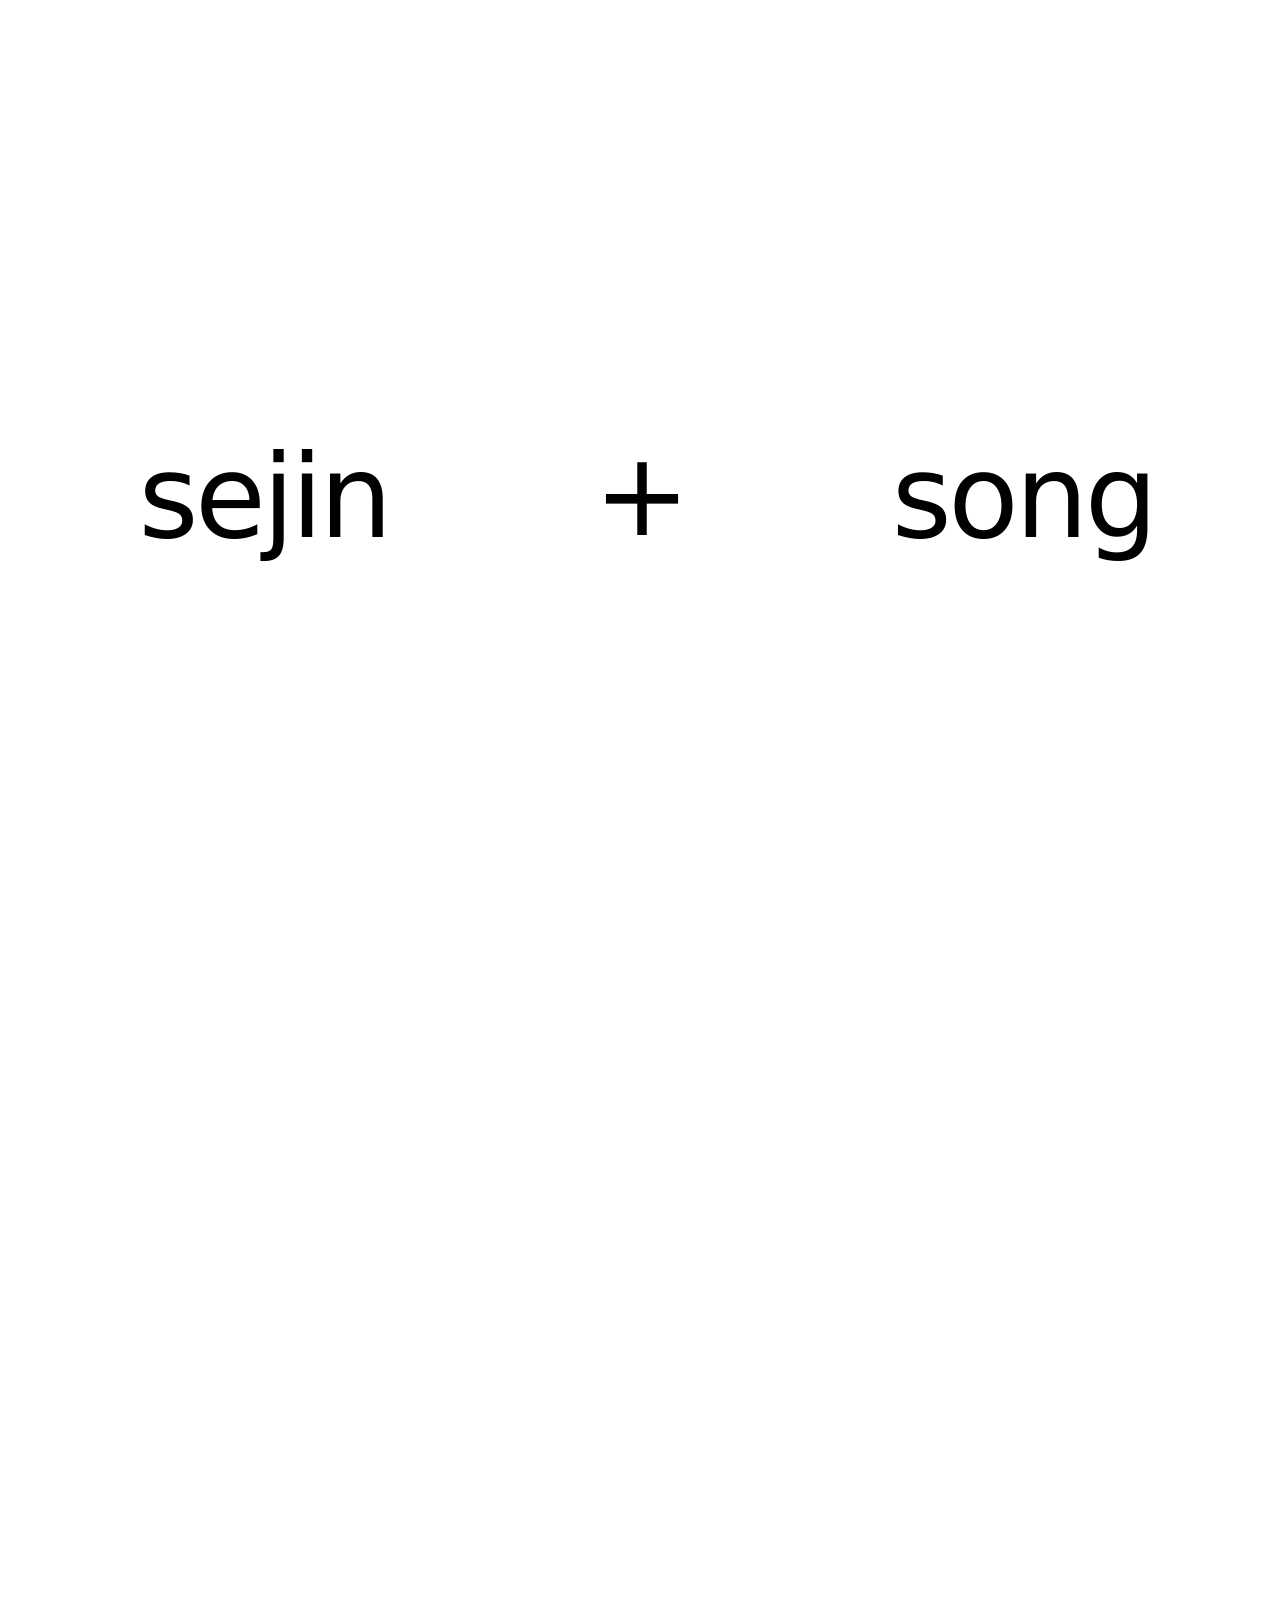
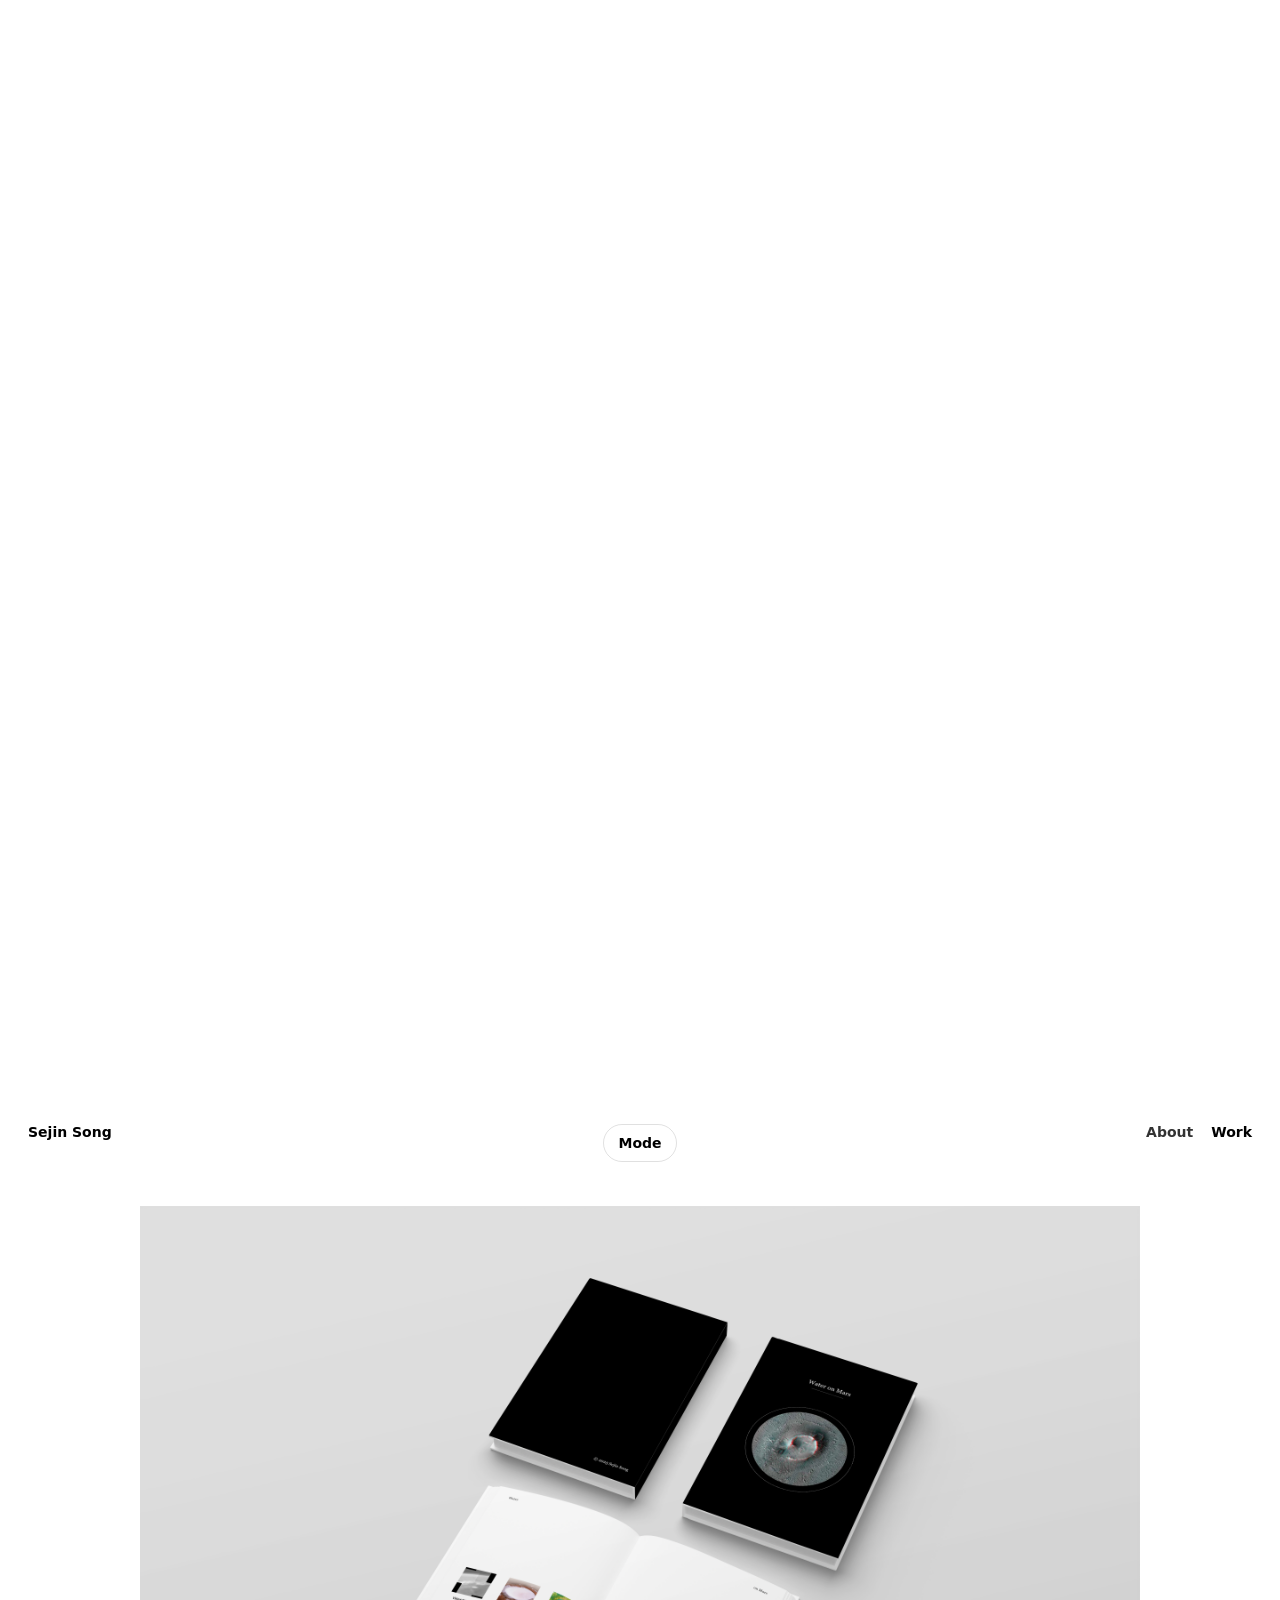
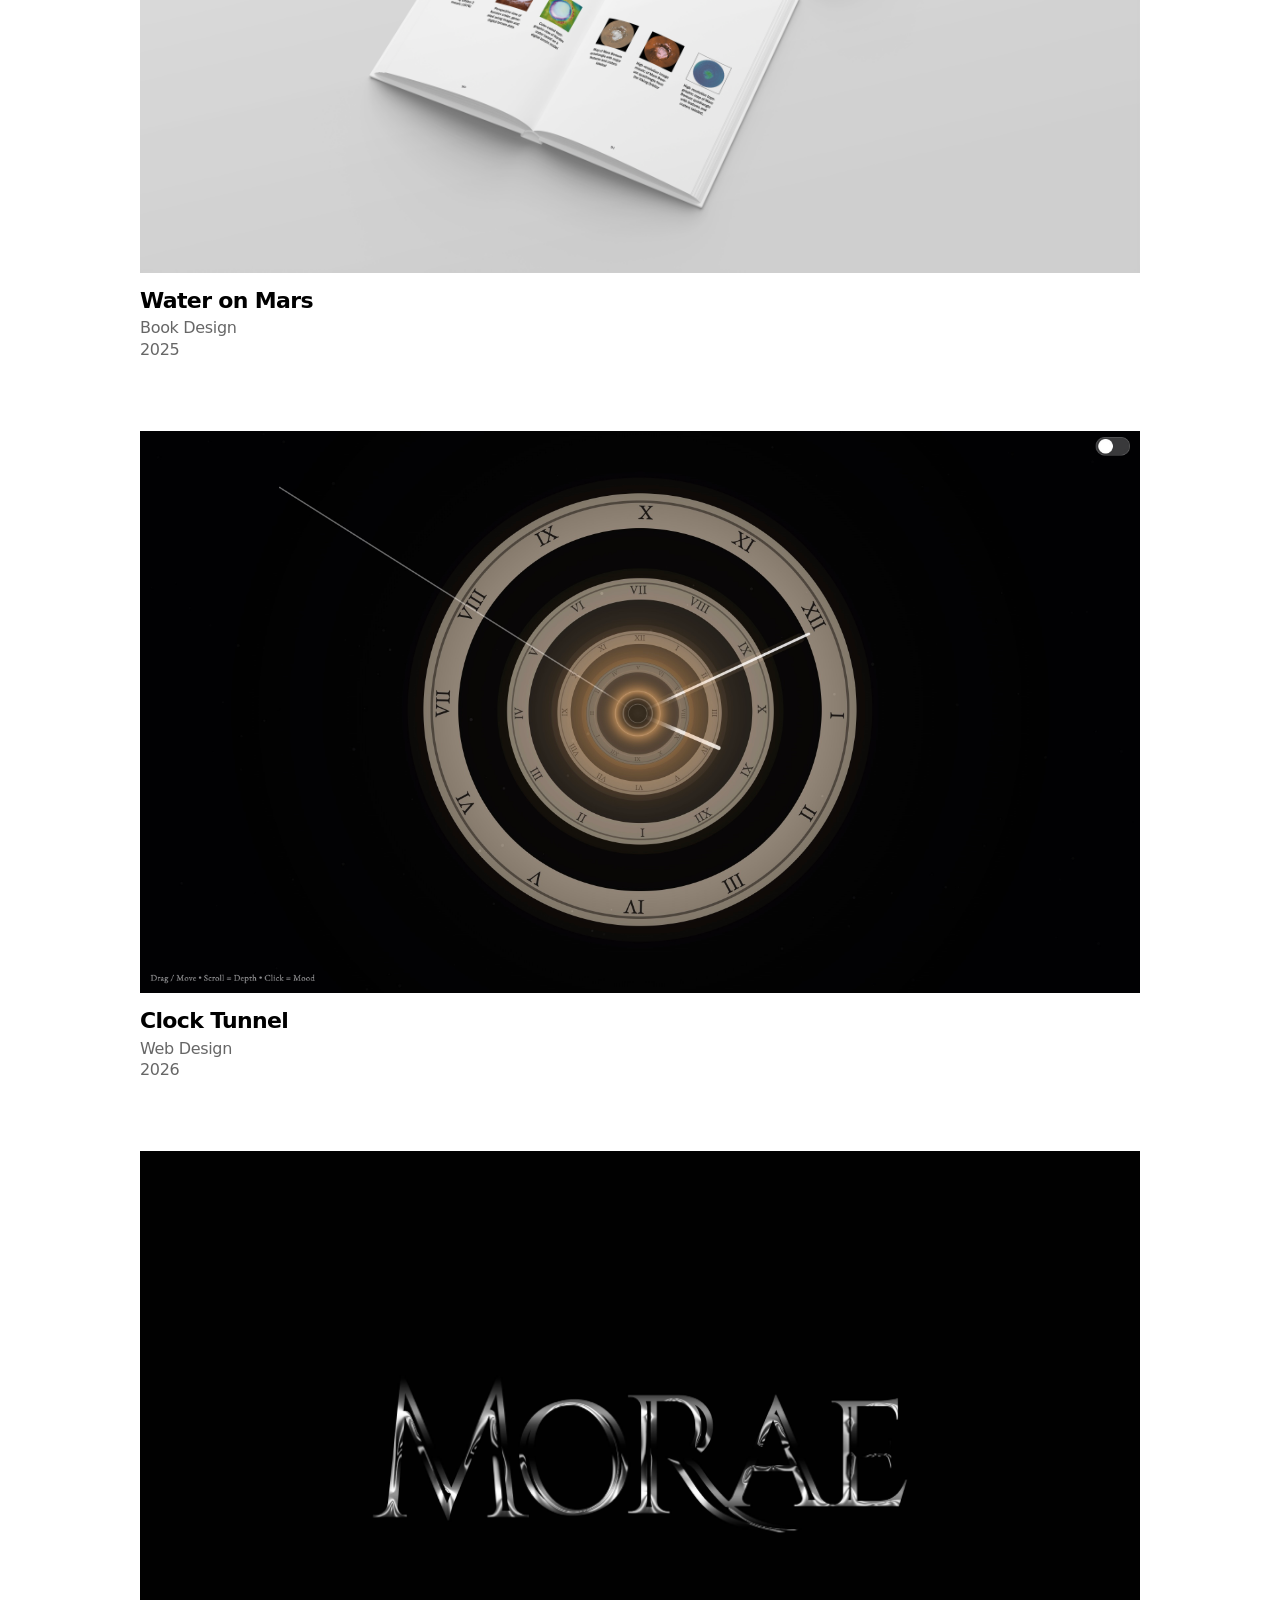
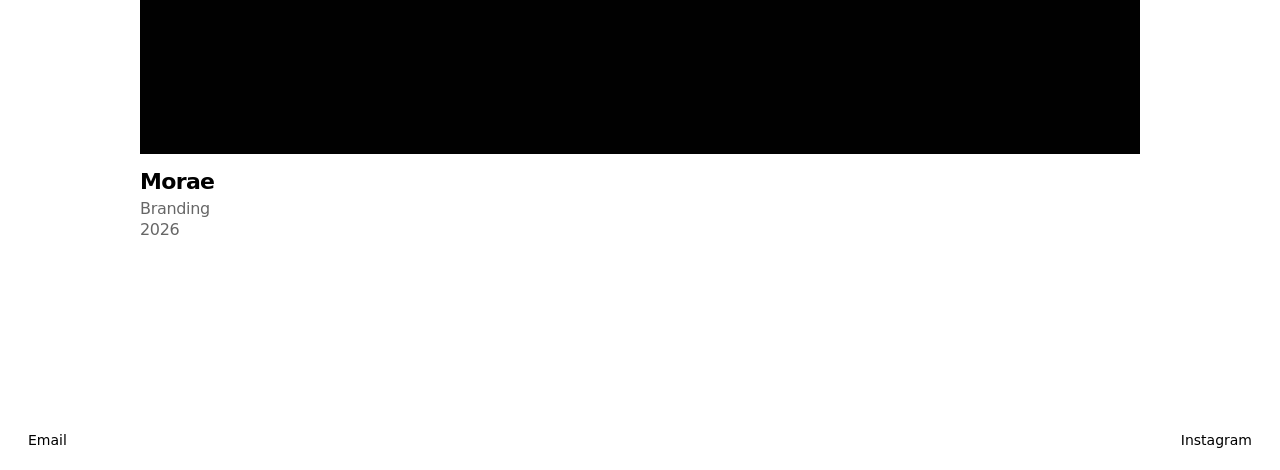
<file: index.html>
<!doctype html>
<html lang="en">
<head>
  <meta charset="utf-8" />
  <meta name="viewport" content="width=device-width, initial-scale=1" />
  <title>Sejin + Song</title>
  <link rel="stylesheet" href="style.css" />
</head>

<body>
  <!-- 1) Intro scroll animation zone -->
  <section class="scrollZone" id="scrollZone">
    <div class="stage">
      <div class="type">
        <!-- Stage 0 -->
        <h1 class="type__line is-0" id="t0">
          <span class="left">sejin</span>
          <span class="plus">+</span>
          <span class="right">song</span>
        </h1>

        <!-- Stage 1 -->
        <h1 class="type__line is-1" id="t1" aria-hidden="true">
          <span class="left">se</span>
          <span class="plus">+</span>
          <span class="right">so</span>
        </h1>

        <!-- Stage 2 -->
        <h1 class="type__line is-2" id="t2" aria-hidden="true">
          <span class="left">s</span>
          <span class="plus">+</span>
          <span class="right">s</span>
        </h1>
      </div>
    </div>
  </section>

  <!-- 2) Portfolio page -->
  <section class="onePage" id="one">
    <header class="oneTop">
      <div class="oneTop__left">Sejin Song</div>
      <button class="modeBtn" id="modeBtn" type="button" aria-label="Toggle theme">
        Mode
      </button>
      <nav class="oneTop__right">
        <a href="About/index.html" class="navLink">About</a>
        <a href="#work" class="navLink is-active">Work</a>
      </nav>
    </header>

    <main class="portfolioMain" id="work">
      <article class="projectCard">
        <a href="wateronmars/index.html" class="projectLink">
          <div class="projectImageWrap">
            <img src="wateronmars.png" alt="Water on Mars book design preview" class="projectImage" />
          </div>
          <div class="projectMeta">
            <h2 class="projectTitle">Water on Mars</h2>
            <p class="projectType">Book Design</p>
            <p class="projectYear">2025</p>
          </div>
        </a>
      </article>

      <article class="projectCard">
        <a href="clocktunnel/index.html" class="projectLink">
          <div class="projectImageWrap">
            <img src="clocktunnel.jpg" alt="Clock Tunnel web design preview" class="projectImage" />
          </div>
          <div class="projectMeta">
            <h2 class="projectTitle">Clock Tunnel</h2>
            <p class="projectType">Web Design</p>
            <p class="projectYear">2026</p>
          </div>
        </a>
      </article>

      <article class="projectCard">
        <a href="Morae/index.html" class="projectLink">
          <div class="projectImageWrap">
            <img src="3-1.jpg" alt="Morae preview 1" class="projectImage" />
          
          </div>
          <div class="projectMeta">
            <h2 class="projectTitle">Morae</h2>
            <p class="projectType">Branding</p>
            <p class="projectYear">2026</p>
          </div>
        </a>
      </article>
    </main>

    <footer class="oneBottom">
      <a class="footLink" href="mailto:s7e.song@gmail.com">Email</a>
      <div class="footCenter"></div>
      <a class="footLink" href="https://www.instagram.com/sesorchive" target="_blank" rel="noopener noreferrer">
        Instagram
      </a>
    </footer>
  </section>

</body>
</html>
<script src="script.js"></script>
</file>
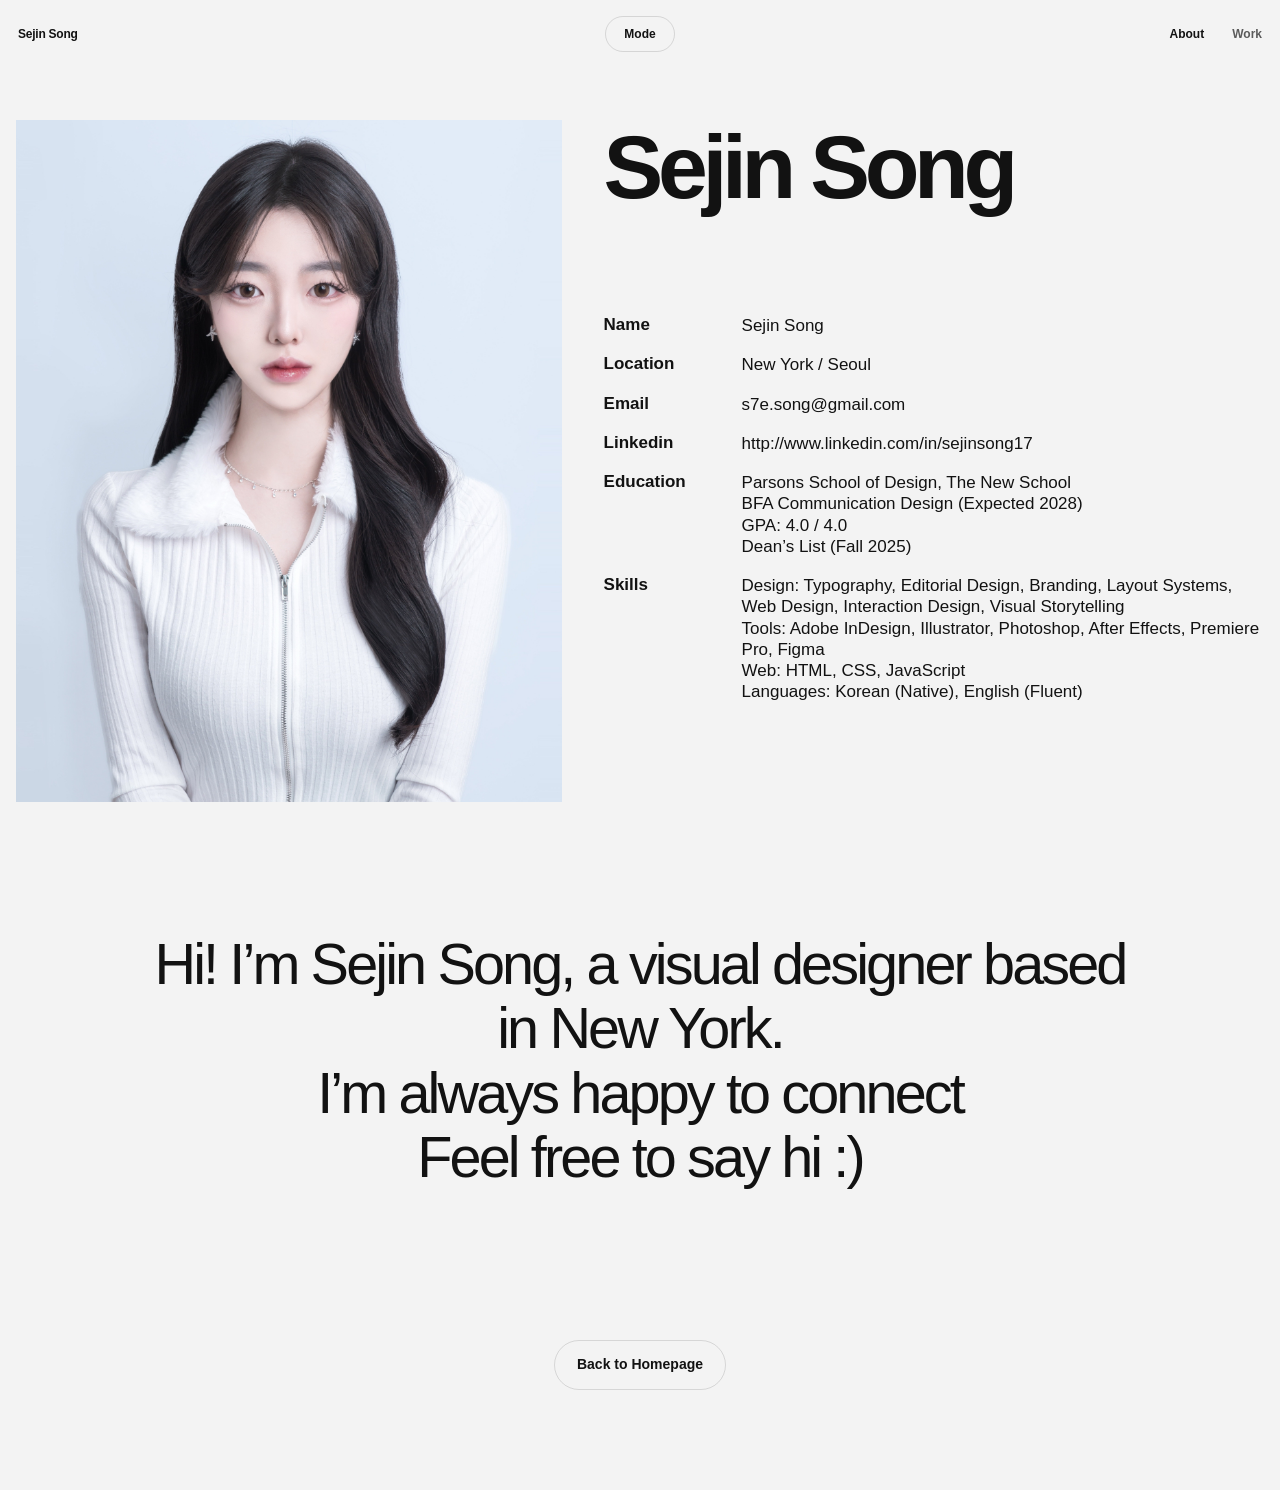
<file: About/index.html>
<!DOCTYPE html>
<html lang="en">
<head>
  <meta charset="UTF-8" />
  <meta name="viewport" content="width=device-width, initial-scale=1.0" />
  <title>About — Sejin Song</title>
  <link rel="stylesheet" href="style.css" />
</head>
<body class="site-body">
  <header class="site-header">
    <a class="brand" href="index.html">Sejin Song</a>

    <div class="header-center">
      <button id="modeToggle" class="mode-button" type="button" aria-label="Toggle theme">
        Mode
      </button>
    </div>

    <nav class="site-nav" aria-label="Main navigation">
      <a href="about.html" class="active">About</a>
      <a href="index.html">Work</a>
    </nav>
  </header>

  <main class="about-page">
    <section class="about-top">
      <div class="about-top__image">
        <img src="image/sejinphoto.JPG" alt="Portrait of Sejin Song" />
      </div>

      <div class="about-top__info">
        <h1>Sejin Song</h1>
        <br></br> 
    
        <div class="info-list">
          <div class="info-item">
            <div class="info-label">Name</div>
            <div class="info-value">Sejin Song</div>
          </div>

          <div class="info-item">
            <div class="info-label">Location</div>
            <div class="info-value">New York / Seoul</div>
          </div>

          <div class="info-item">
            <div class="info-label">Email</div>
            <div class="info-value">
              <a href="mailto:s7e.song@gmail.com">s7e.song@gmail.com</a>
            </div>
          </div>
             <div class="info-item">
            <div class="info-label">Linkedin</div>
            <div class="info-value">
              <a href="http://www.linkedin.com/in/sejinsong17">http://www.linkedin.com/in/sejinsong17</a>
            </div>
          </div>

          <div class="info-item">
            <div class="info-label">Education</div>
            <div class="info-value">
              Parsons School of Design, The New School <br />
  
              BFA Communication Design (Expected 2028)<br />
              GPA: 4.0 / 4.0<br />
              Dean’s List (Fall 2025)
            </div>
          </div>

          <div class="info-item">
            <div class="info-label">Skills</div>
            <div class="info-value">
             Design: Typography, Editorial Design, Branding, Layout Systems, Web Design, Interaction Design, Visual Storytelling<br />
              Tools: Adobe InDesign, Illustrator, Photoshop, After Effects, Premiere Pro, Figma<br />
              Web: HTML, CSS, JavaScript<br />
              Languages: Korean (Native), English (Fluent)
            </div>
          </div>
        </div>
      </div>
    </section>

    <section class="about-intro">
      <p>
        Hi! I’m Sejin Song, a visual designer based in New York.<br />
        I’m always happy to connect<br />
        Feel free to say hi :)
      </p>
    </section>
  </main>
<section class="back-home">
  <a href="../index.html" class="back-home__button">Back to Homepage</a>
</section>
</main>
  </main>
  <script src="script.js"></script>
</body>
</html>
</file>
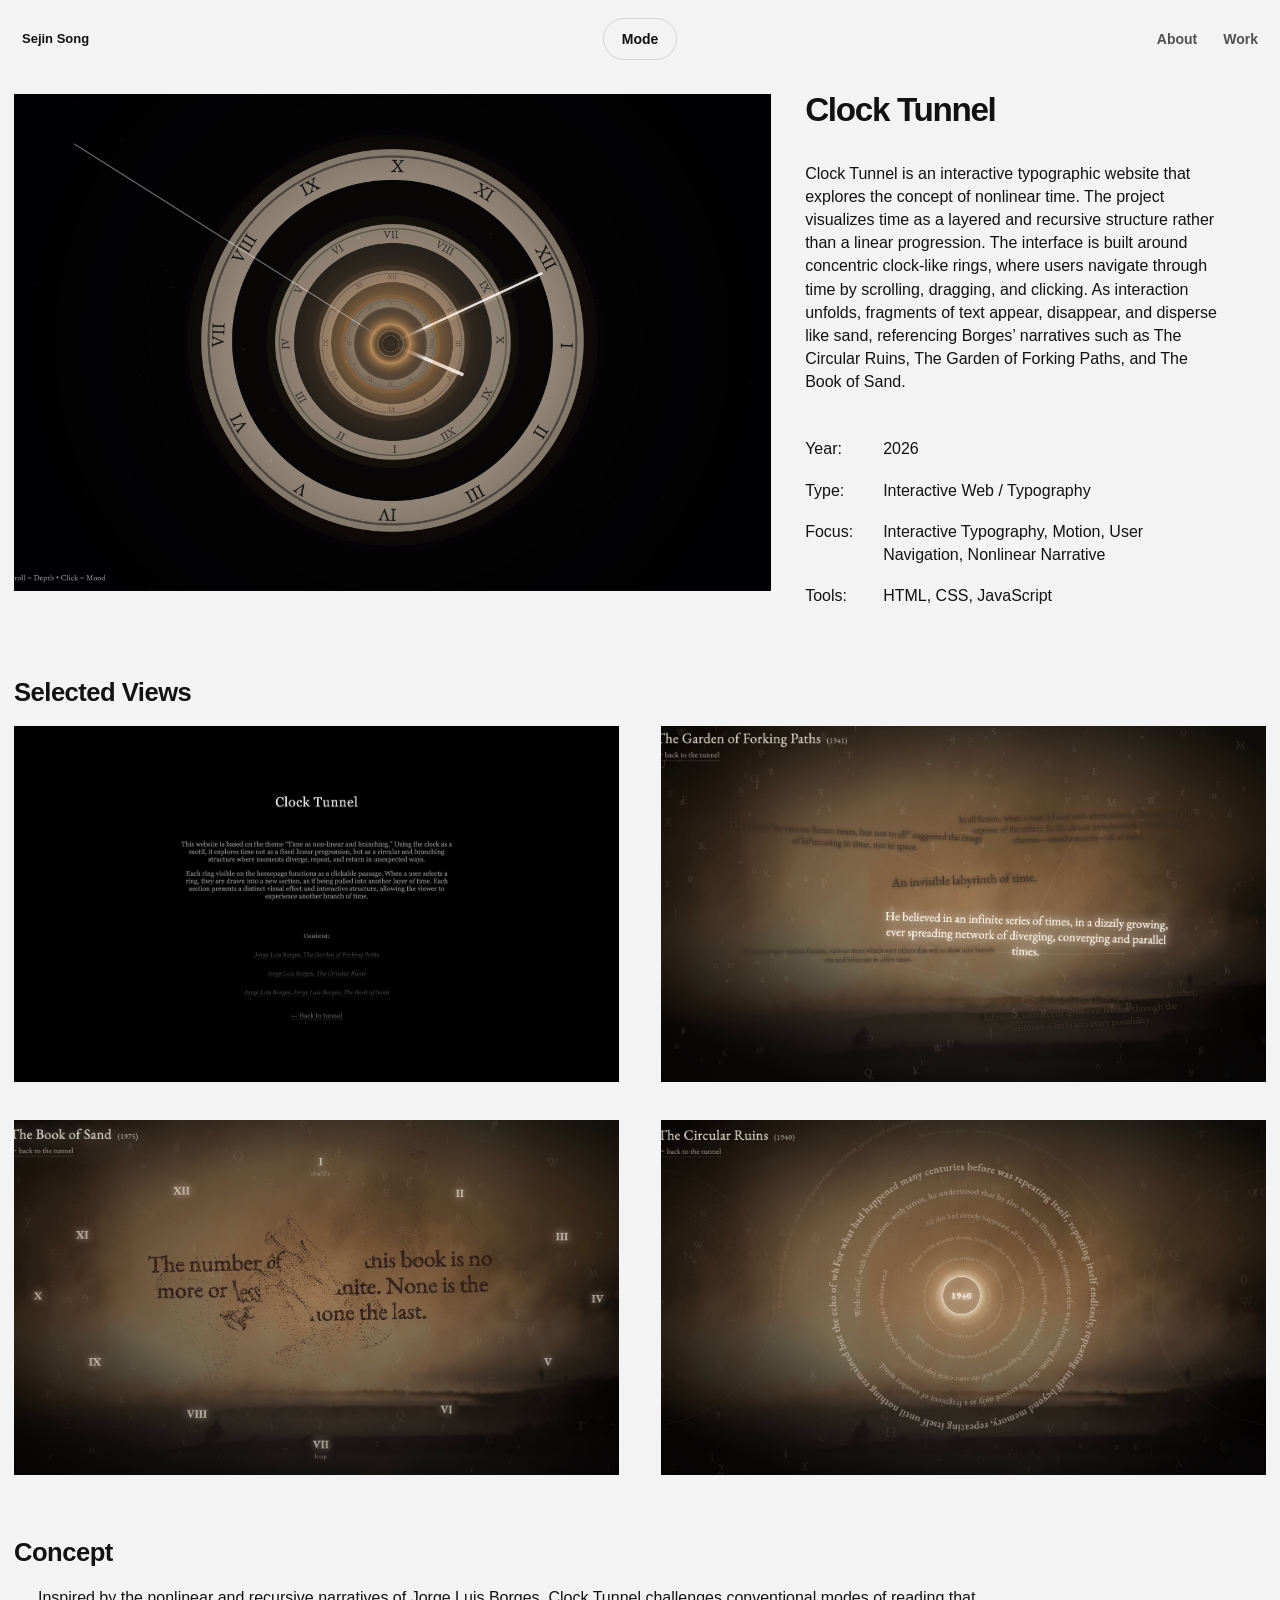
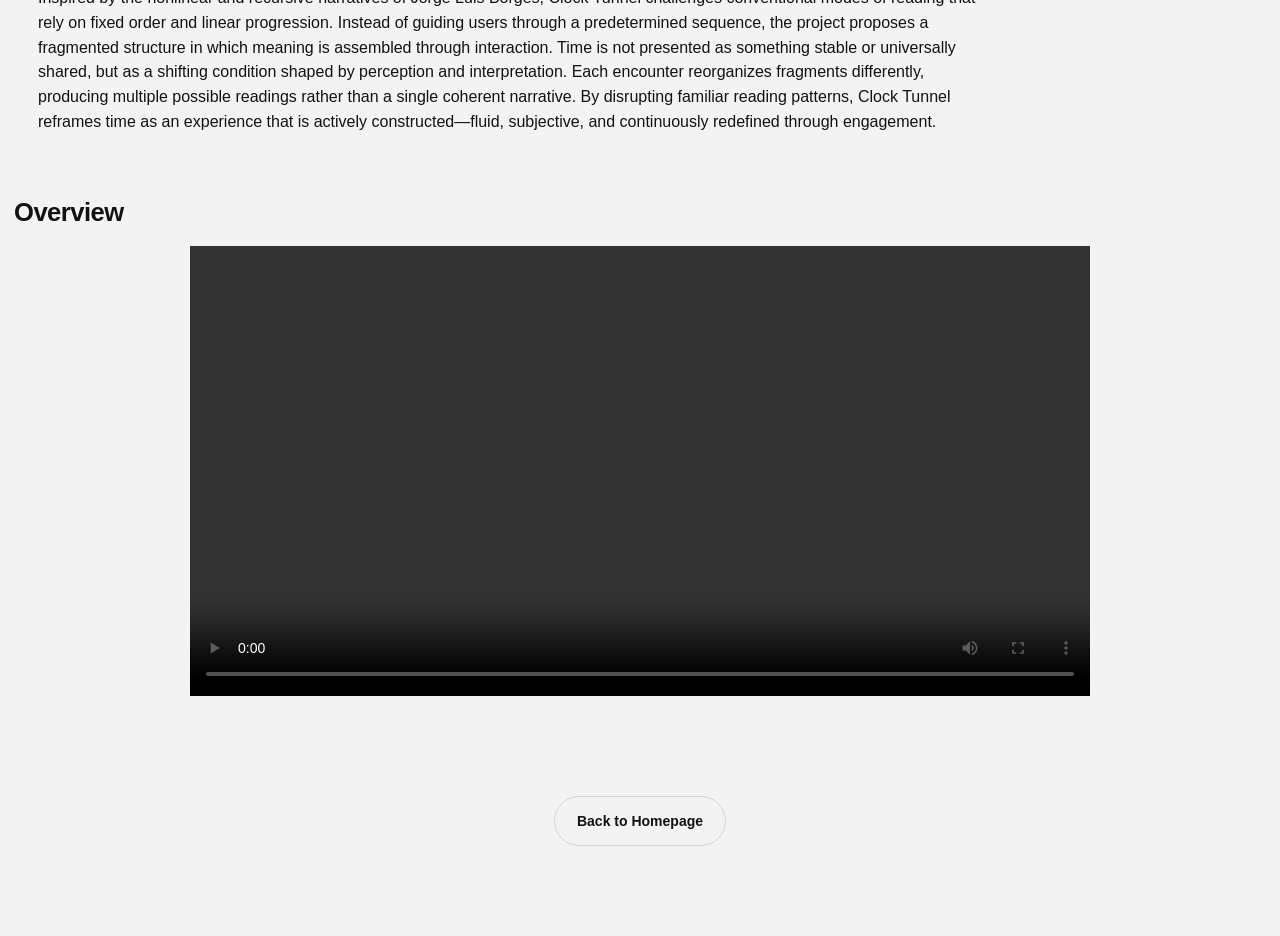
<file: clocktunnel/index.html>
<!DOCTYPE html>
<html lang="en">
<head>
  <meta charset="UTF-8" />
  <meta name="viewport" content="width=device-width, initial-scale=1.0" />
  <title>clocktunnel — Sejin Song</title>
  <link rel="stylesheet" href="style.css" />
</head>
<body class="site-body">
  <header class="site-header">
    <a class="brand" href="index.html">Sejin Song</a>

    <div class="header-center">
      <button id="modeToggle" class="mode-button" type="button" aria-label="Toggle theme">
        Mode
      </button>
    </div>

    <nav class="site-nav" aria-label="Main navigation">
       <a href="../About/index.html" class="navLink">About</a>
        <a href="#work" class="navLink is-active">Work</a>
    </nav>
  </header>
  

  <main class="project-page">
    <!-- top section -->
    <section class="project-top">
      <div class="project-top__image">
        <img src="image/1.jpg" alt="Clock Tunnel front gif" />
      </div>

      <div class="project-top__info">
        <h1>Clock Tunnel</h1>

        <p class="project-summary">
         Clock Tunnel is an interactive typographic website that explores the concept of nonlinear time.
The project visualizes time as a layered and recursive structure rather than a linear progression.

The interface is built around concentric clock-like rings, where users navigate through time by scrolling, dragging, and clicking. As interaction unfolds, fragments of text appear, disappear, and disperse like sand, referencing Borges’ narratives such as The Circular Ruins, The Garden of Forking Paths, and The Book of Sand.

          
        </p>
        

        <div class="project-meta">
          <div class="meta-row">
            <span class="meta-label">Year:</span>
            <span class="meta-value">2026</span>
          </div>

          <div class="meta-row">
            <span class="meta-label">Type:</span>
            <span class="meta-value">Interactive Web / Typography</span>
          </div>

          <div class="meta-row">
            <span class="meta-label">Focus:</span>
            <span class="meta-value">Interactive Typography, Motion, User Navigation, Nonlinear Narrative</span>
          </div>

          <div class="meta-row">
            <span class="meta-label">Tools:</span>
            <span class="meta-value">HTML, CSS, JavaScript</span>
          </div>
        </div>
      </div>
    </section>

    <!-- selected views -->
    <section class="project-section">
      <h2 class="section-title">Selected Views</h2>

      <div class="selected-grid">
        <figure class="selected-item">
          <img src="image/6.jpg" alt="Interior spread with circular composition" />
        </figure>

        <figure class="selected-item">
          <img src="image/3.jpg" alt="Interior spread with image and text" />
        </figure>

        <figure class="selected-item">
          <img src="image/8.jpeg" alt="Interior spread with large image" />
        </figure>

        <figure class="selected-item">
          <img src="image/7.jpeg" alt="Chapter opener spread" />
        </figure>
      </div>
    </section>

    <!-- concept -->
    <section class="project-section concept-section">
      <h2 class="section-title">Concept</h2>

      <div class="concept-text">
        <p>
         Inspired by the nonlinear and recursive narratives of Jorge Luis Borges, Clock Tunnel challenges conventional modes of reading that rely on fixed order and linear progression.
Instead of guiding users through a predetermined sequence, the project proposes a fragmented structure in which meaning is assembled through interaction.

Time is not presented as something stable or universally shared, but as a shifting condition shaped by perception and interpretation. Each encounter reorganizes fragments differently, producing multiple possible readings rather than a single coherent narrative.

By disrupting familiar reading patterns, Clock Tunnel reframes time as an experience that is actively constructed—fluid, subjective, and continuously redefined through engagement.
        </p>
      </div>
    </section>

 <section class="project-section">
  <h2 class="section-title">Overview</h2>

<div class="overview-media">
  <video controls width="100%">
    <source src="image/clocktunnel.mp4" type="video/mp4">
  </video>
</div>
</section>

<section class="back-home">
  <a href="../index.html" class="back-home__button">Back to Homepage</a>
</section>
</main>
  </main>
 
</body>
</html>
<script src="script.js"></script>
</file>
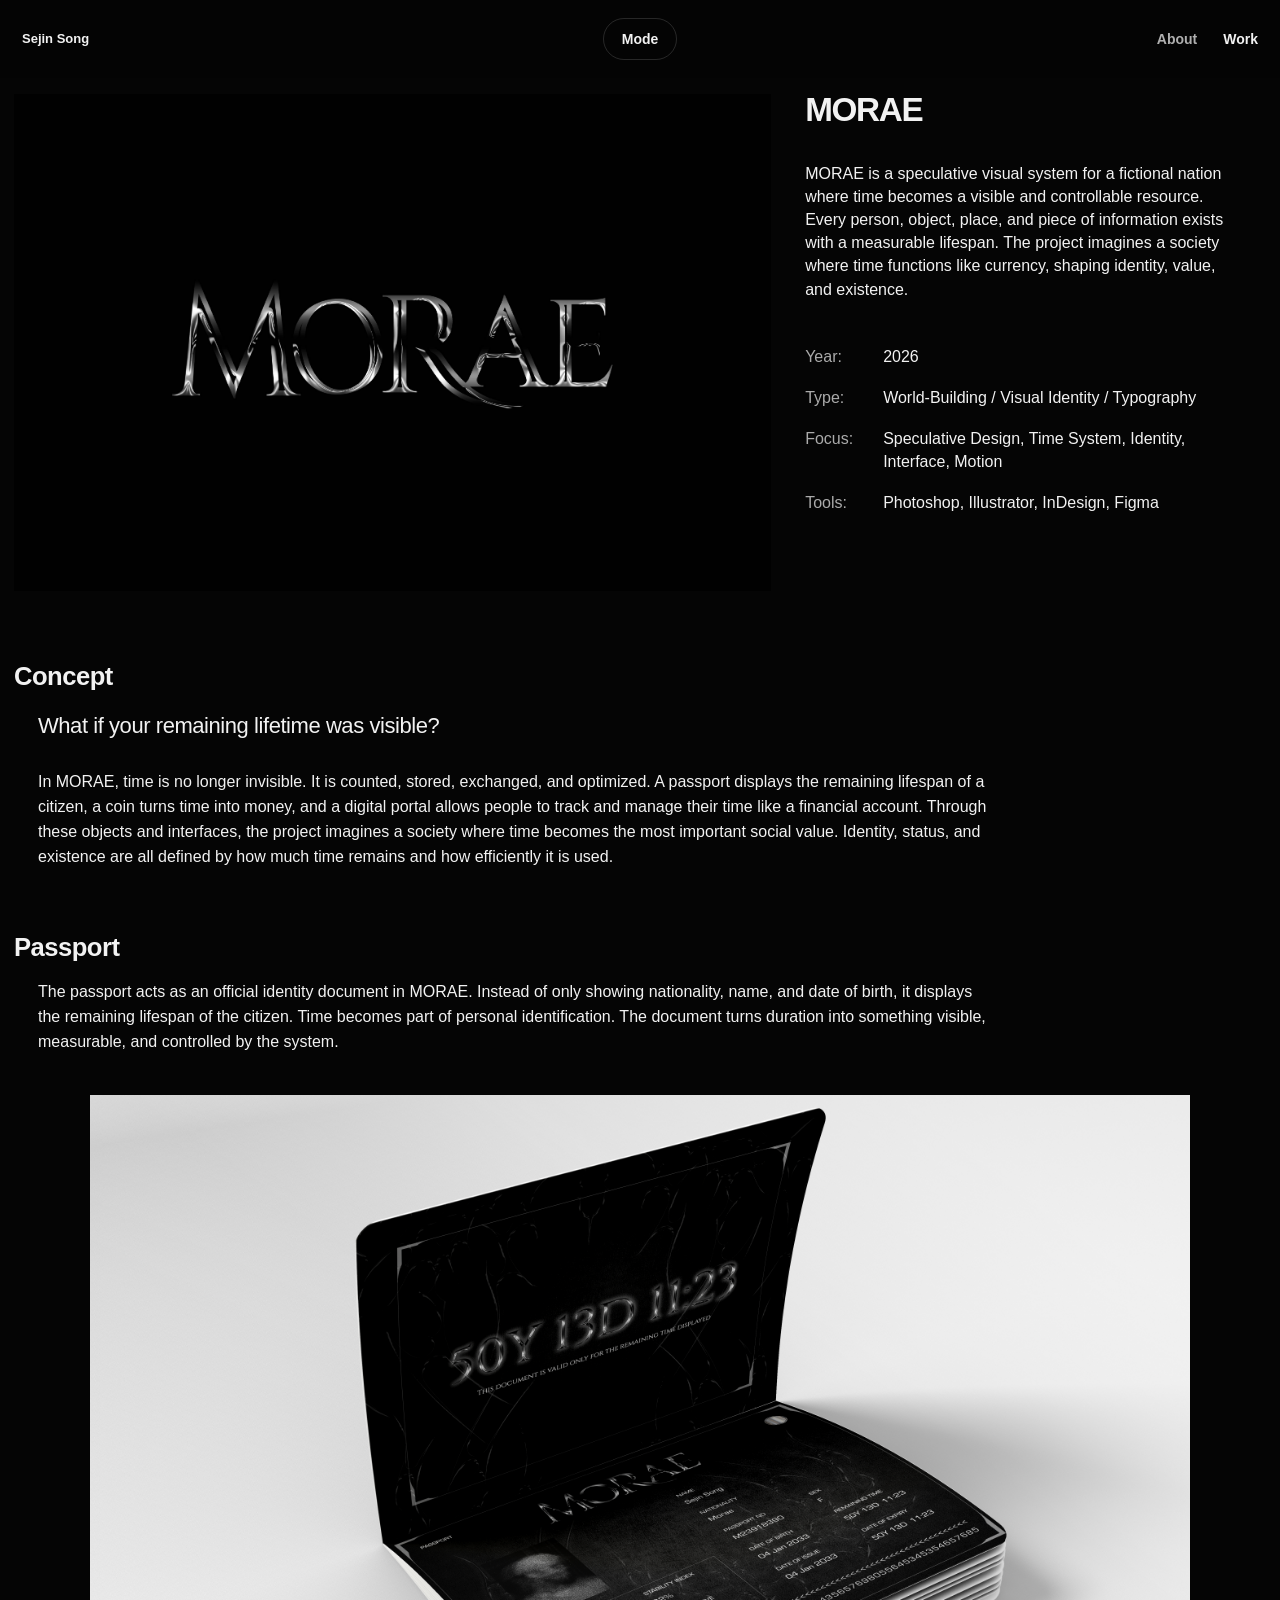
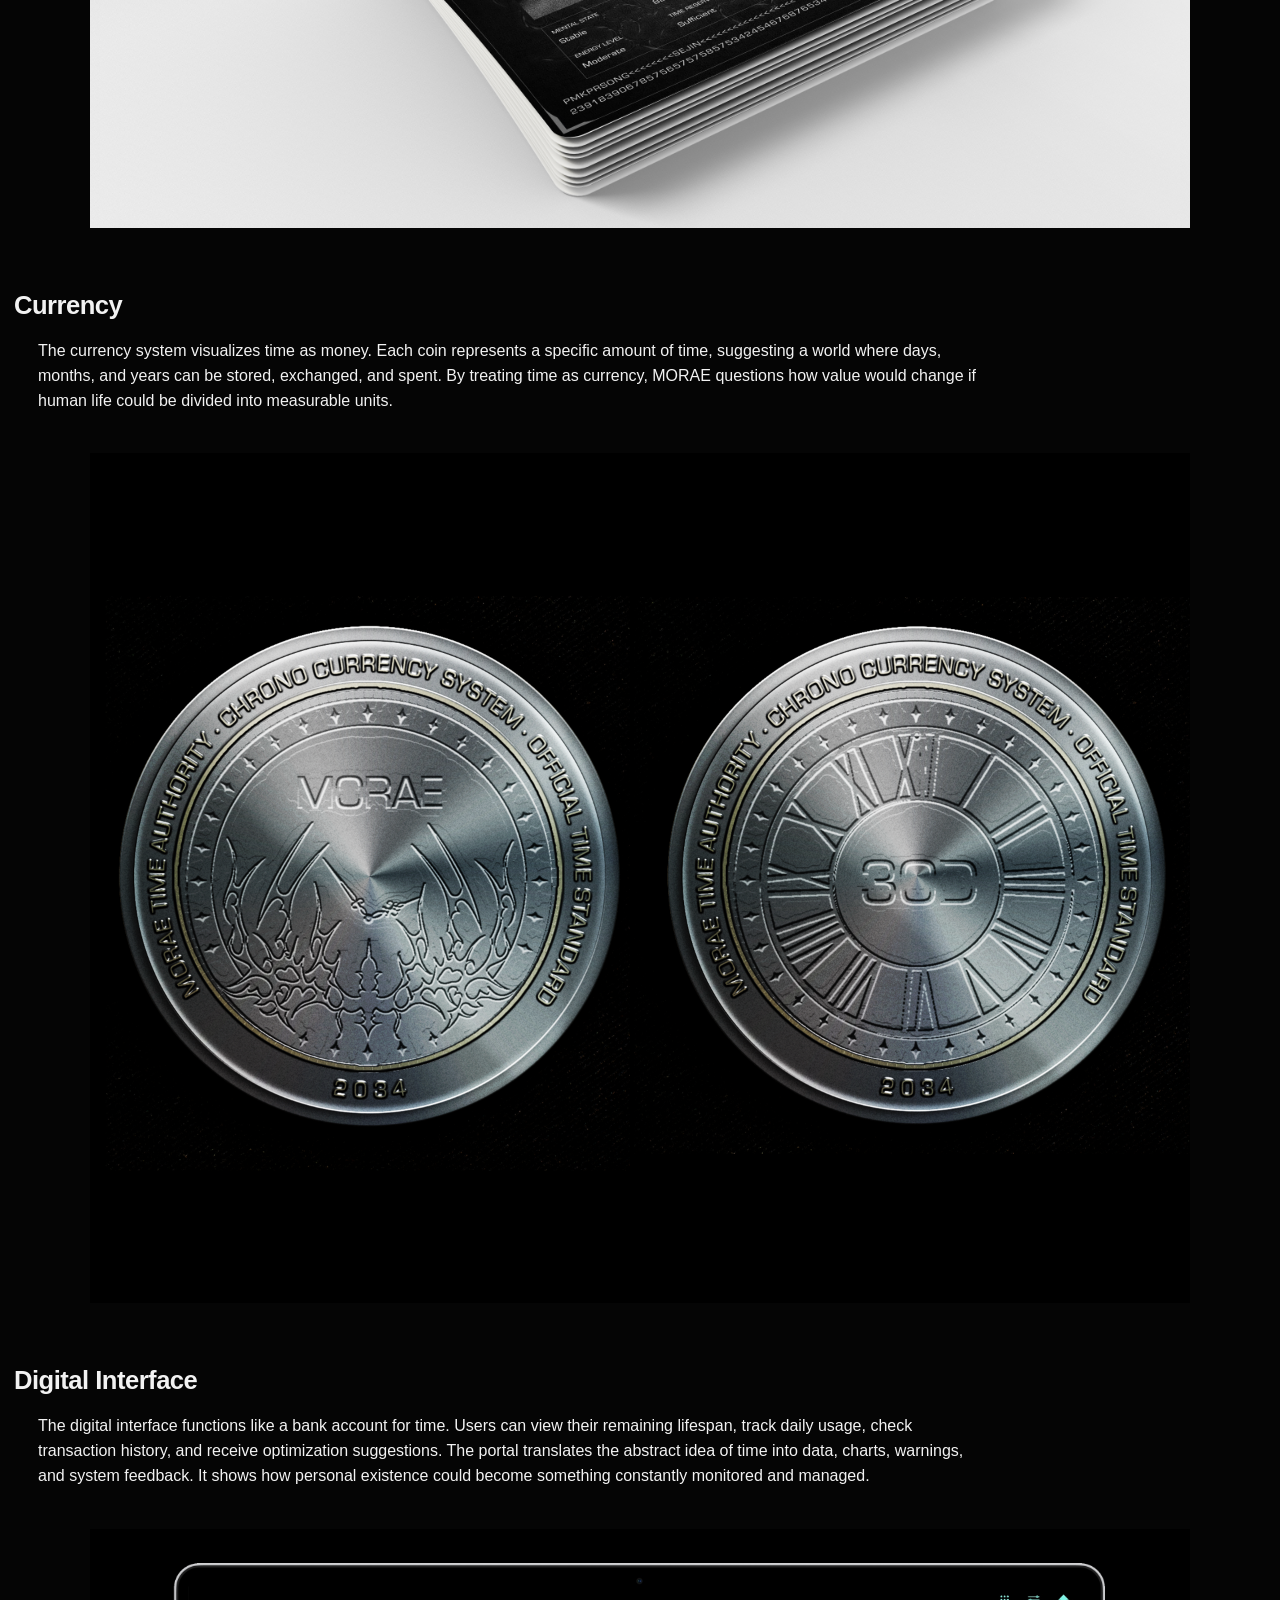
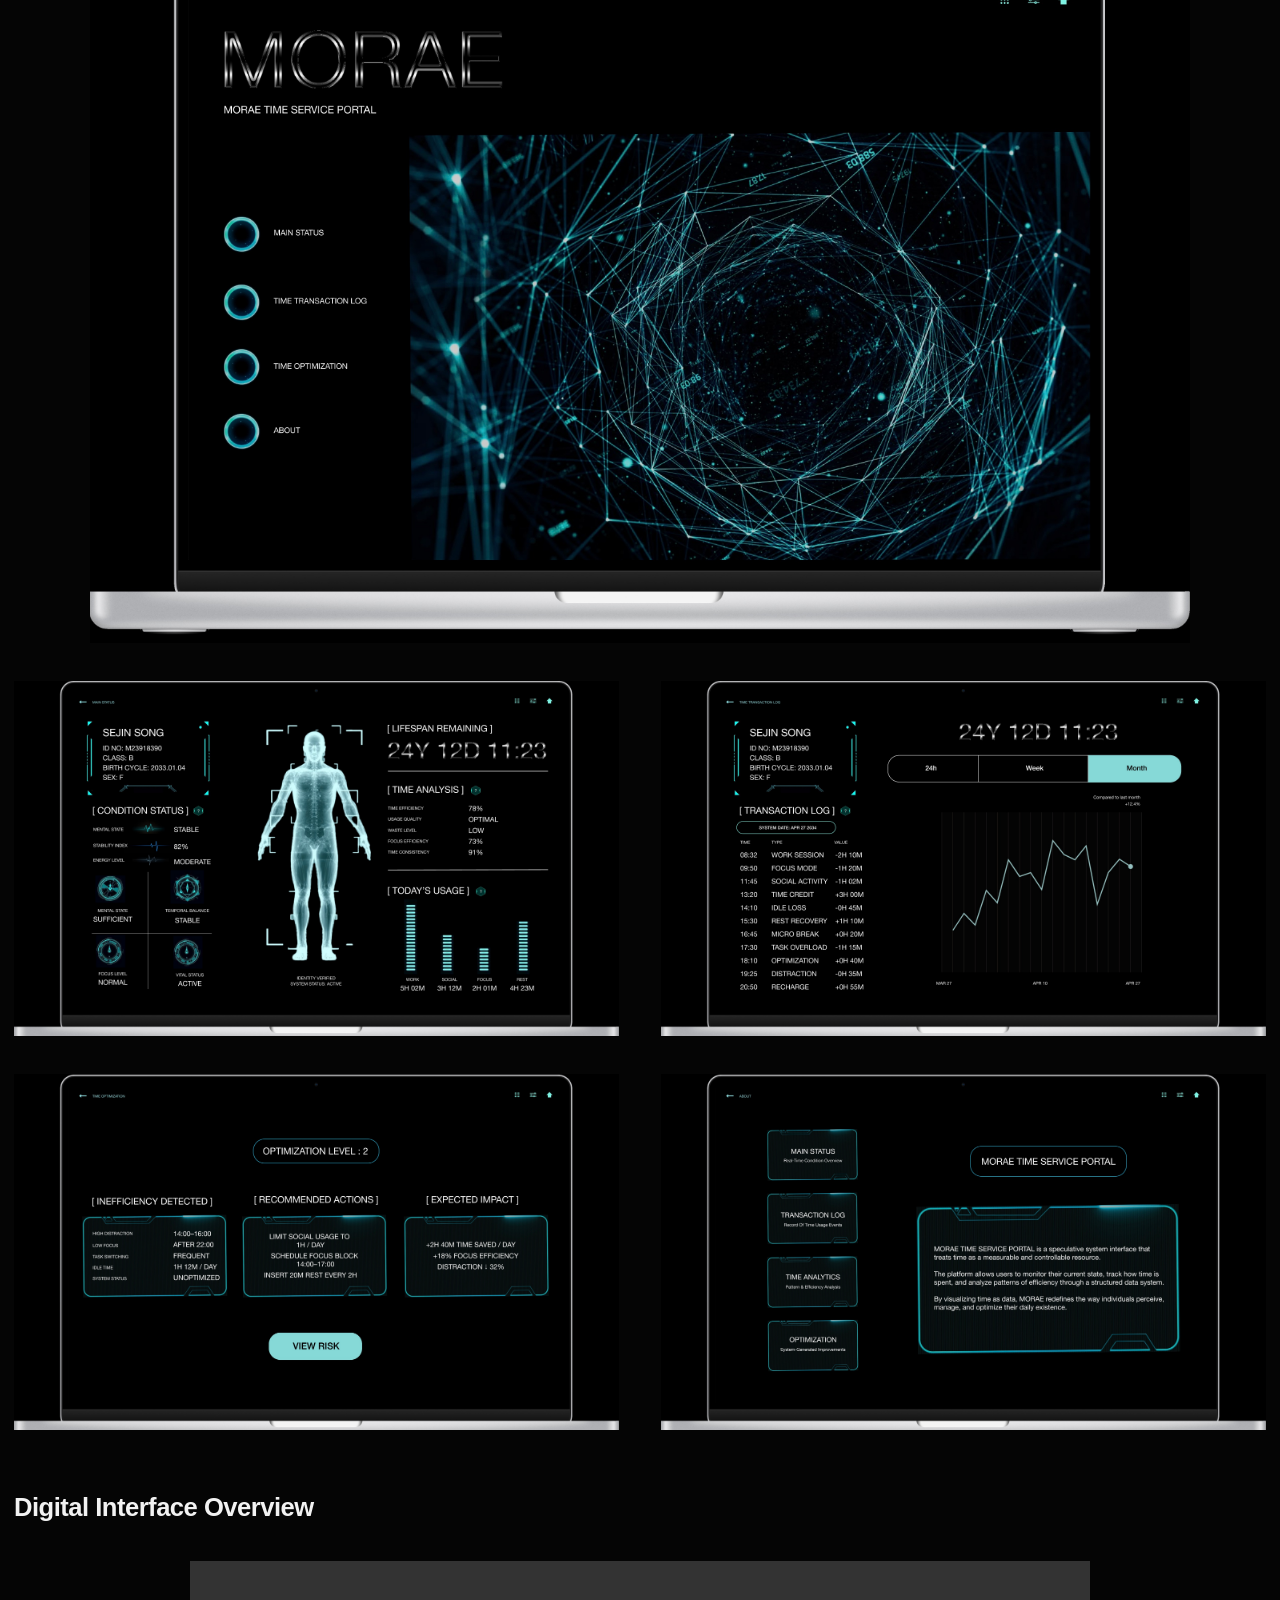
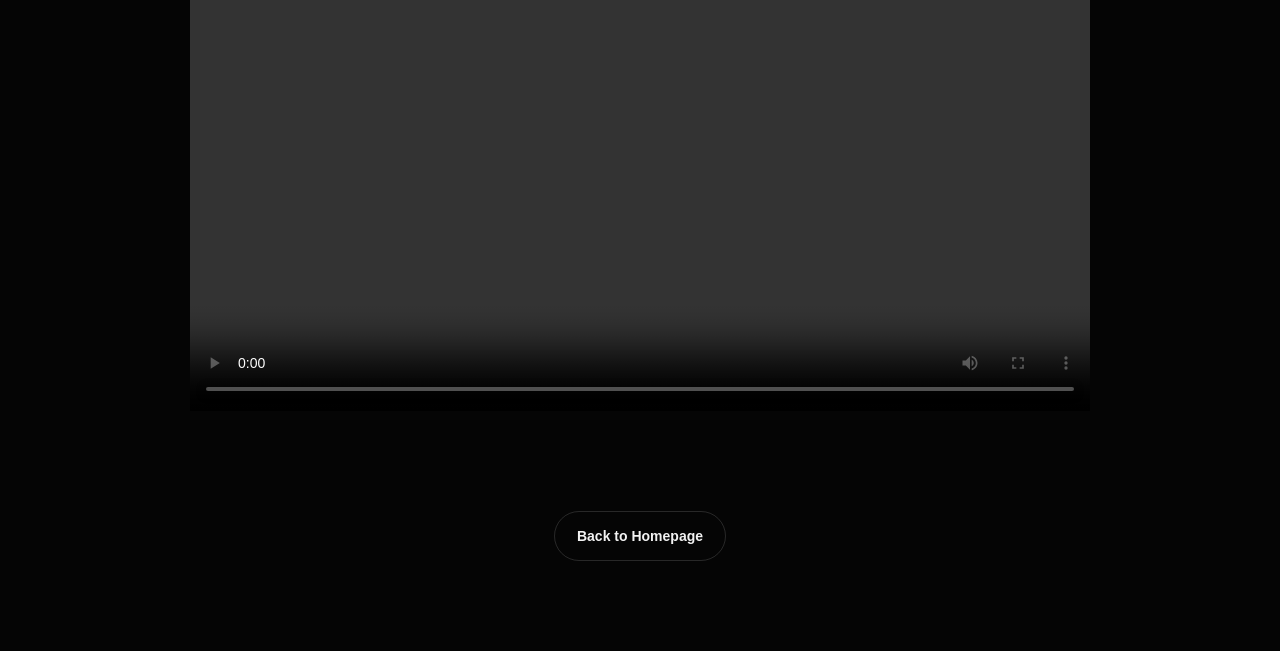
<file: Morae/index.html>
<!DOCTYPE html>
<html lang="en">
<head>
  <meta charset="UTF-8" />
  <meta name="viewport" content="width=device-width, initial-scale=1.0" />
  <title>Morae — Sejin Song</title>
  <link rel="stylesheet" href="style.css" />
</head>

<body class="site-body">
  <header class="site-header">
    <a class="brand" href="../index.html">Sejin Song</a>

    <div class="header-center">
      <button id="modeToggle" class="mode-button" type="button">Mode</button>
    </div>

    <nav class="site-nav">
      <a href="../About/index.html" class="navLink">About</a>
      <a href="../index.html#work" class="navLink is-active">Work</a>
    </nav>
  </header>

  <main class="project-page">
    <section class="project-top">
      <div class="project-top__image">
        <img src="image/3-1.jpg" alt="Morae logo and identity preview" />
      </div>

      <div class="project-top__info">
        <h1>MORAE</h1>

        <p class="project-summary">
          MORAE is a speculative visual system for a fictional nation where time becomes a visible and controllable resource.
          Every person, object, place, and piece of information exists with a measurable lifespan.
          The project imagines a society where time functions like currency, shaping identity, value, and existence.
        </p>

        <div class="project-meta">
          <div class="meta-row"><span class="meta-label">Year:</span><span>2026</span></div>
          <div class="meta-row"><span class="meta-label">Type:</span><span>World-Building / Visual Identity / Typography</span></div>
          <div class="meta-row"><span class="meta-label">Focus:</span><span>Speculative Design, Time System, Identity, Interface, Motion</span></div>
          <div class="meta-row"><span class="meta-label">Tools:</span><span>Photoshop, Illustrator, InDesign, Figma</span></div>
        </div>
      </div>
    </section>

    <section class="project-section text-section">
      <h2 class="section-title">Concept</h2>

        <p class="concept-question">
   What if your remaining lifetime was visible?
  </p>

      <div class="large-text">
      
        <p>
          In MORAE, time is no longer invisible. It is counted, stored, exchanged, and optimized.
          A passport displays the remaining lifespan of a citizen, a coin turns time into money,
          and a digital portal allows people to track and manage their time like a financial account.
      
          Through these objects and interfaces, the project imagines a society where time becomes
          the most important social value. Identity, status, and existence are all defined by how much
          time remains and how efficiently it is used.
        </p>
      </div>
    </section>

    <section class="project-section text-section">
      <h2 class="section-title">Passport</h2>

      <div class="large-text">
        <p>
          The passport acts as an official identity document in MORAE. Instead of only showing nationality,
          name, and date of birth, it displays the remaining lifespan of the citizen.
      
          Time becomes part of personal identification. The document turns duration into something visible,
          measurable, and controlled by the system.
        </p>
      </div>

      <figure class="full-image">
        <img src="image/passport.png" alt="Morae passport design" />
      </figure>
    </section>

    <section class="project-section text-section">
      <h2 class="section-title">Currency</h2>

      <div class="large-text">
        <p>
          The currency system visualizes time as money. Each coin represents a specific amount of time,
          suggesting a world where days, months, and years can be stored, exchanged, and spent.
        
          By treating time as currency, MORAE questions how value would change if human life could be
          divided into measurable units.
        </p>
      </div>

      <figure class="full-image">
        <img src="image/coin.png" alt="Morae coin design" />
      </figure>
    </section>

    <section class="project-section text-section">
      <h2 class="section-title">Digital Interface</h2>

      <div class="large-text">
        <p>
          The digital interface functions like a bank account for time. Users can view their remaining lifespan,
          track daily usage, check transaction history, and receive optimization suggestions.
   
          The portal translates the abstract idea of time into data, charts, warnings, and system feedback.
          It shows how personal existence could become something constantly monitored and managed.
        </p>
      </div>

      <div class="website-grid">
        <figure class="website-item website-item--wide">
          <img src="image/web-1.JPG" alt="Morae website overview" />
        </figure>

        <figure class="website-item">
          <img src="image/web-2.JPG" alt="Morae main status interface" />
        </figure>

        <figure class="website-item">
          <img src="image/web-3.JPG" alt="Morae time transaction log interface" />
        </figure>

        <figure class="website-item">
          <img src="image/web-4.JPG" alt="Morae time optimization interface" />
        </figure>

        <figure class="website-item">
          <img src="image/web-5.JPG" alt="Morae about interface" />
        </figure>
      </div>
    </section>

    <section class="project-section text-section">
      <h2 class="section-title">Digital Interface Overview</h2>

      <div class="large-text">
      
      </div>
<div class="overview-media">
  <video controls playsinline preload="metadata">
    <source src="image/morae.mp4" type="video/mp4">
    Your browser does not support the video tag.
  </video>
</div>
    </section>

    <section class="back-home">
      <a href="../index.html" class="back-home__button">Back to Homepage</a>
    </section>
  </main>

  <script src="script.js"></script>
</body>
</html>
</file>
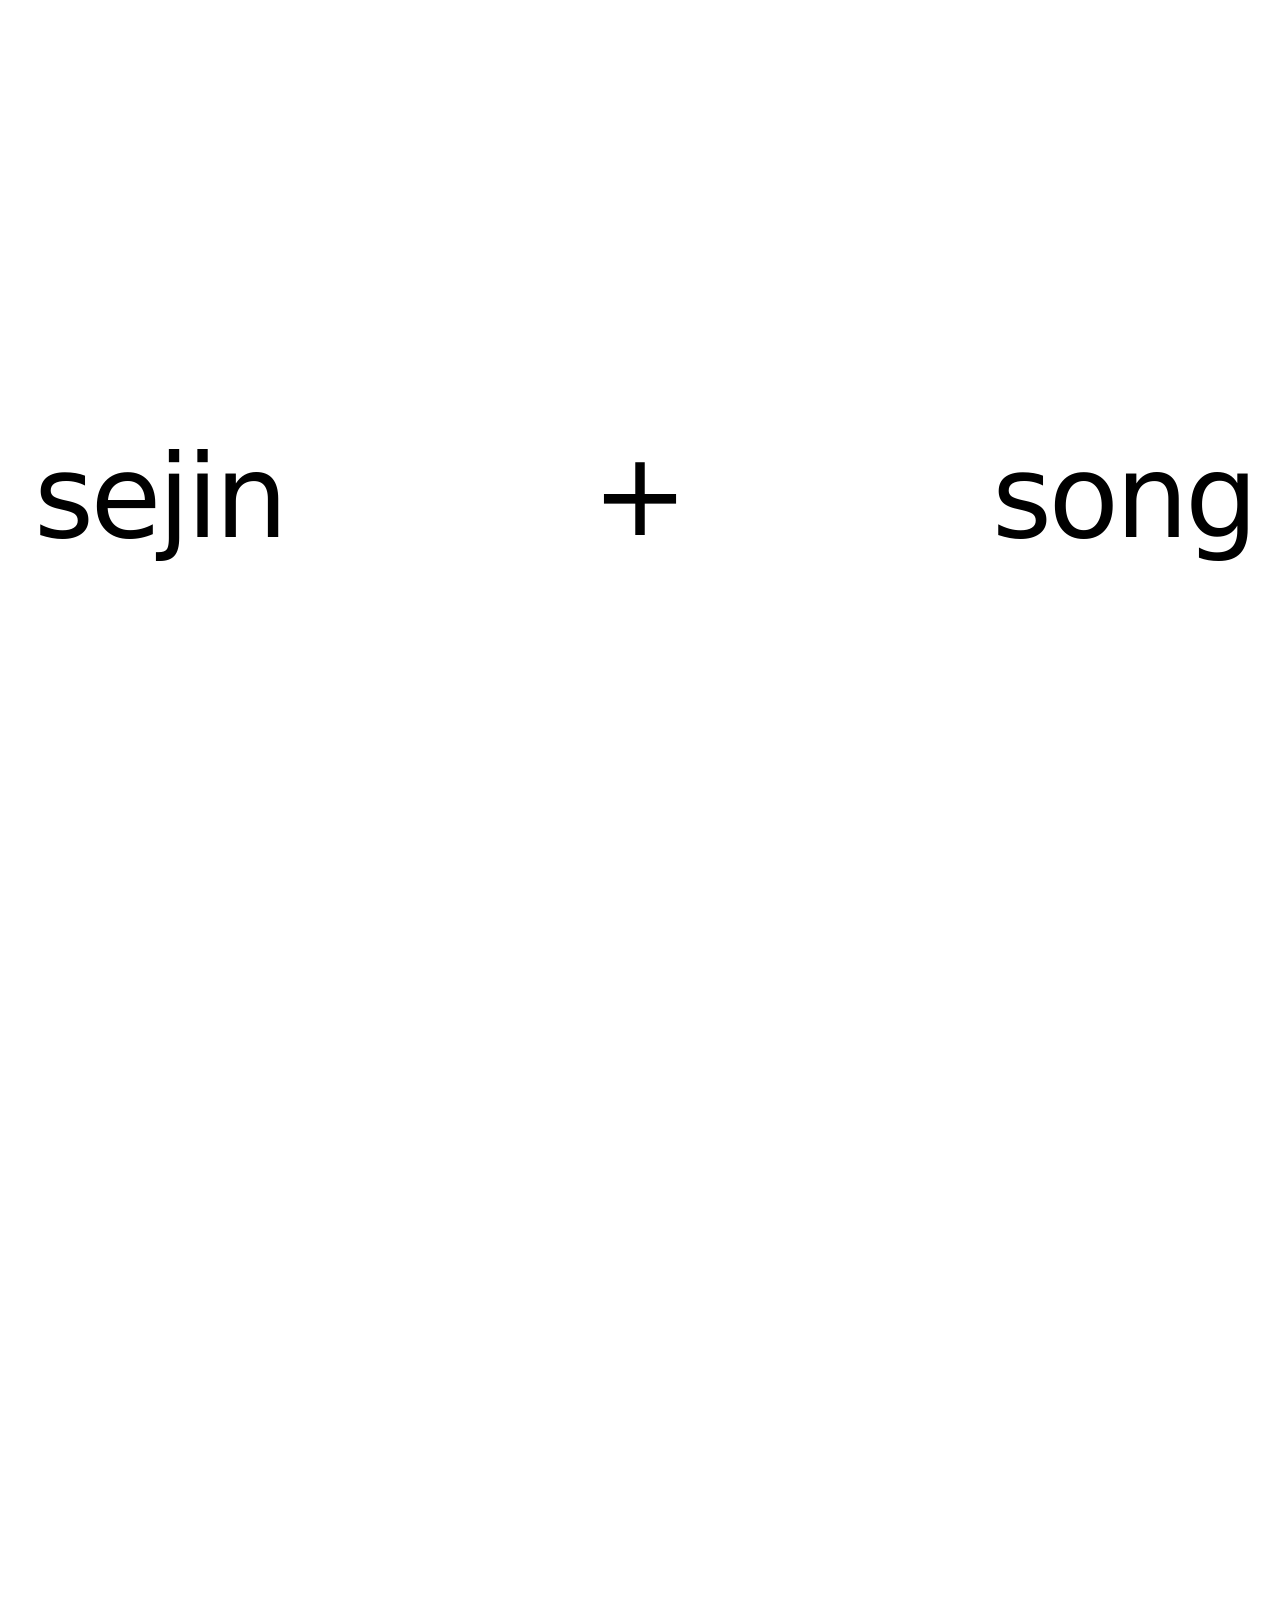
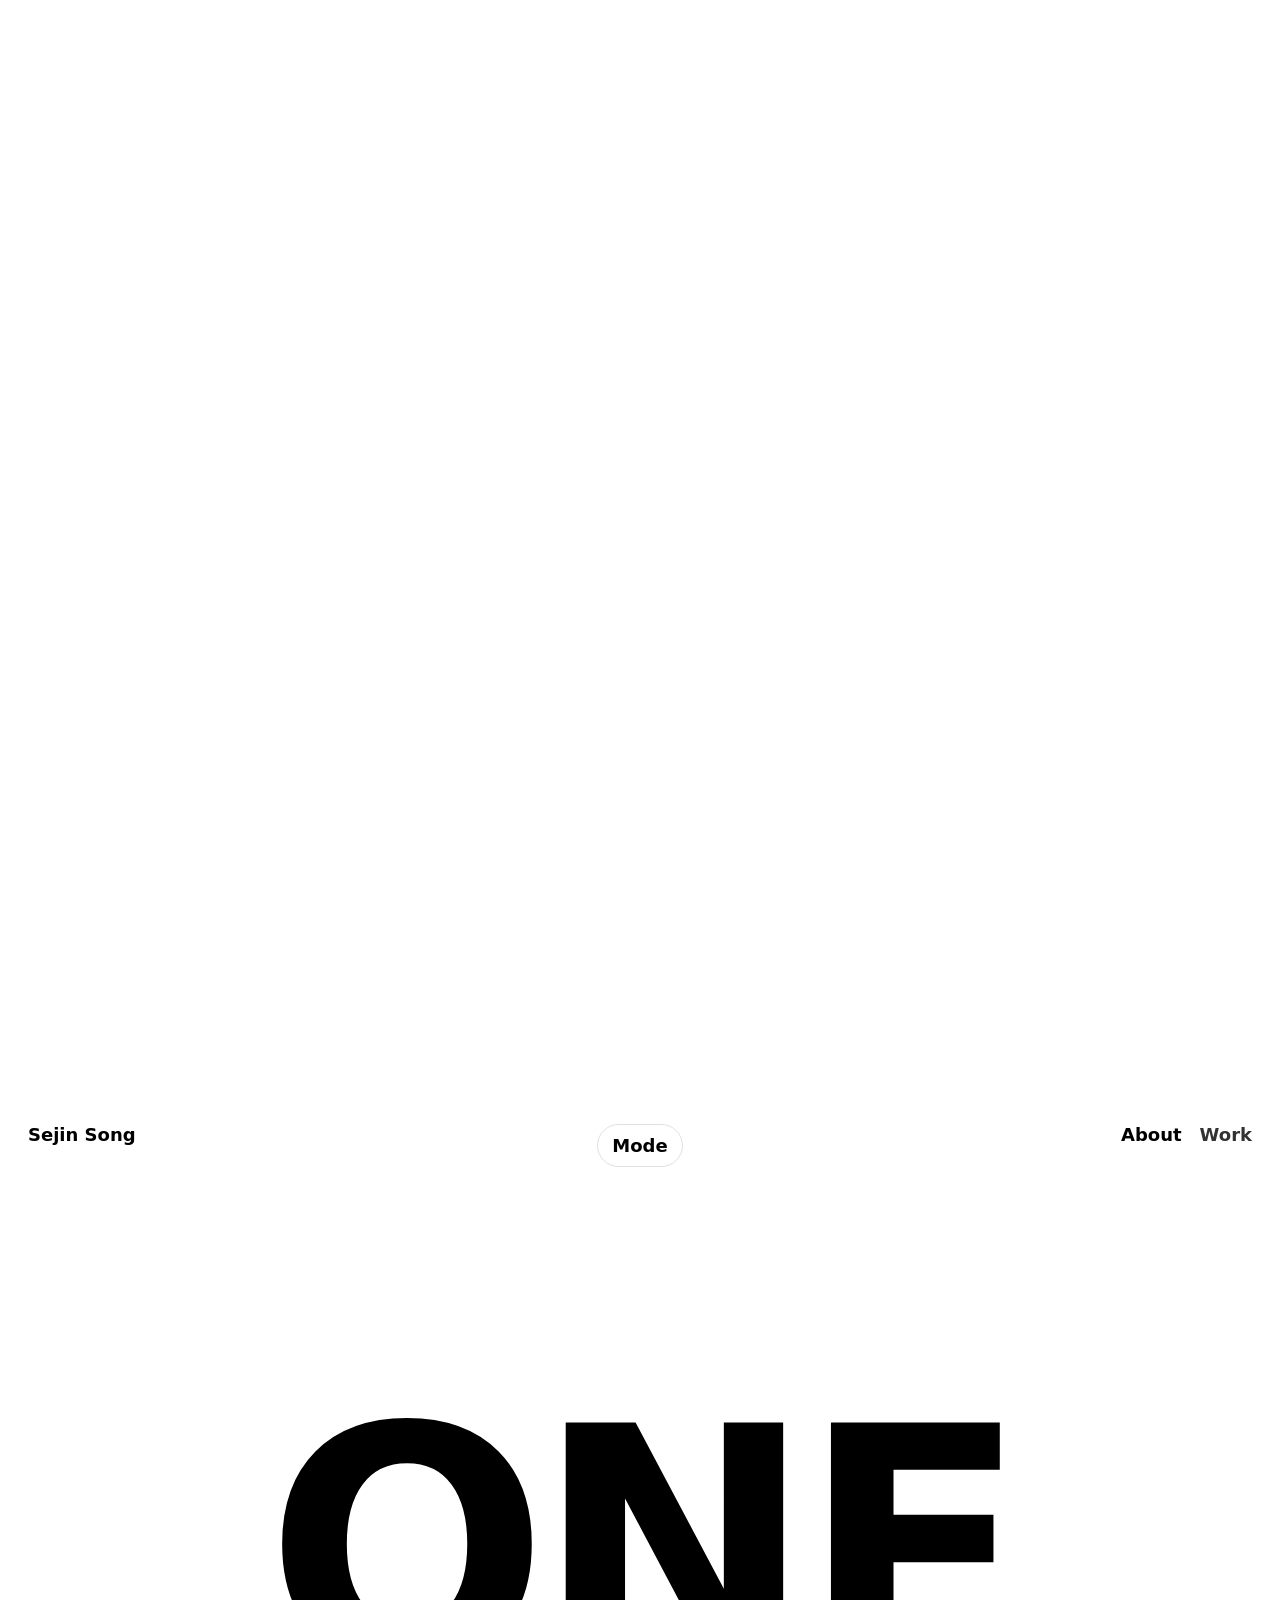
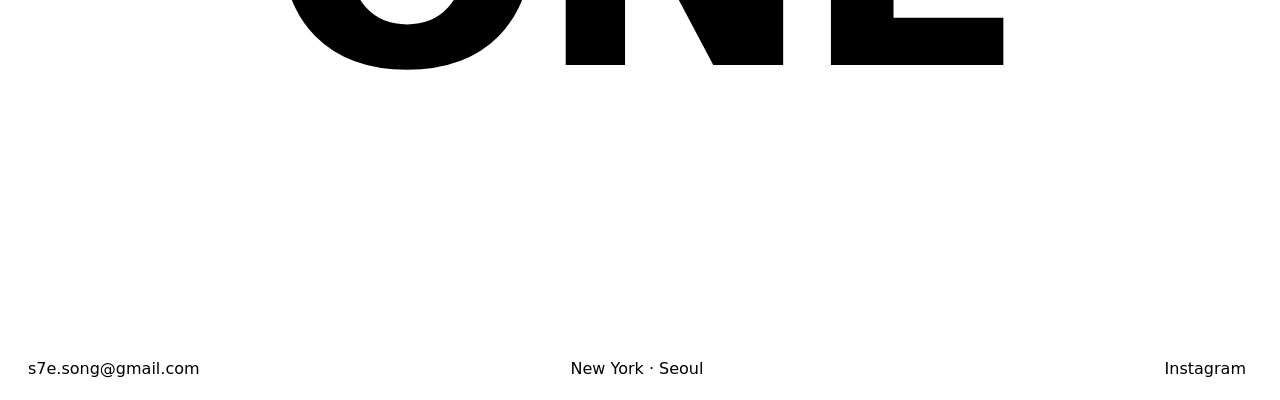
<file: sejinsong/index.html>
<!doctype html>
<html lang="en">
<head>
  <meta charset="utf-8" />
  <meta name="viewport" content="width=device-width, initial-scale=1" />
  <title>Sejin + Song</title>
  <link rel="stylesheet" href="style.css" />
</head>

<body>
  <!-- 1) Intro scroll animation zone -->
  <section class="scrollZone" id="scrollZone">
    <div class="stage">
      <div class="type">
        <!-- Stage 0 -->
        <h1 class="type__line is-0" id="t0">
          <span class="left">sejin</span>
          <span class="plus">+</span>
          <span class="right">song</span>
        </h1>

        <!-- Stage 1 -->
        <h1 class="type__line is-1" id="t1" aria-hidden="true">
          <span class="left">se</span>
          <span class="plus">+</span>
          <span class="right">so</span>
        </h1>

        <!-- Stage 2 -->
        <h1 class="type__line is-2" id="t2" aria-hidden="true">
          <span class="left">s</span>
          <span class="plus">+</span>
          <span class="right">s</span>
        </h1>
      </div>
    </div>
  </section>

  <!-- 2) ONE page -->
  <section class="onePage" id="one">
    <header class="oneTop">
      <div class="oneTop__left">Sejin Song</div>

      <!-- ✅ center button (toggle) -->
      <button class="modeBtn" id="modeBtn" type="button" aria-label="Toggle theme">
        Mode
      </button>

      <nav class="oneTop__right">
        <a href="#about" class="navLink is-active">About</a>
        <a href="#work" class="navLink">Work</a>
      </nav>
    </header>

    <div class="oneBig">
      <div class="oneBig__word">ONE</div>
    </div>

   <footer class="oneBottom">

  <!-- LEFT -->
  <a class="footLink" href="mailto:s7e.song@gmail.com">
    s7e.song@gmail.com
  </a>

  <!-- CENTER -->
  <div class="footCenter">
    New York · Seoul
  </div>

  <!-- RIGHT -->
  <a class="footLink" href="https://www.instagram.com/ssejinnnn/" target="_blank">
    Instagram
  </a>

</footer>

  </section>

  <script src="script.js"></script>
</body>
</html>
</file>
<file: style.css>
:root {
  --bg: #fff;
  --fg: #000;
  --muted: rgba(0,0,0,.35);
  --font: ui-sans-serif, system-ui, -apple-system, "Helvetica Neue", Helvetica, Arial, sans-serif;
  --gap: 16vw;
}

* {
  box-sizing: border-box;
}

html, body {
  height: 100%;
}

body {
  margin: 0;
  background: var(--bg);
  color: var(--fg);
  font-family: var(--font);
  overflow-x: hidden;
}

/* ---------- INTRO SCROLL ZONE ---------- */
.scrollZone {
  height: 300vh;
  position: relative;
}

.stage {
  position: sticky;
  top: 0;
  height: 100vh;
  display: grid;
  place-items: center;
}

.type {
  position: relative;
  width: min(1400px, 96vw);
  height: 1.2em;
}

.type__line {
  margin: 0;
  position: absolute;
  inset: 0;
  display: grid;
  grid-template-columns: 1fr auto 1fr;
  align-items: center;
  font-size: clamp(48px, 9vw, 140px);
  font-weight: 400;
  letter-spacing: -0.03em;
  line-height: 1;
  white-space: nowrap;
  opacity: 0;
  transform: translateY(0);
  filter: blur(0);
  will-change: opacity, transform;
}

.left {
  justify-self: end;
  padding-right: var(--gap);
}

.right {
  justify-self: start;
  padding-left: var(--gap);
}

.plus {
  justify-self: center;
  transform: translateY(-0.02em);
}

/* ---------- PORTFOLIO PAGE ---------- */
.onePage {
  --one-bg: #ffffff;
  --one-fg: #000000;
  --one-line: rgba(0,0,0,.12);
  --one-card: #f0f0f0;

  min-height: 100vh;
  background: var(--one-bg);
  color: var(--one-fg);
  position: relative;
}

.onePage.is-dark {
  --one-bg: #000000;
  --one-fg: #ffffff;
  --one-line: rgba(255,255,255,.18);
  --one-card: #111111;
}

.oneTop {
  position: sticky;
  top: 0;
  z-index: 20;
  background: var(--one-bg);
  padding: 24px 28px;
  display: grid;
  grid-template-columns: 1fr auto 1fr;
  align-items: start;
  font-size: 14px;
}

.oneTop__left {
  font-weight: 600;
}

.oneTop__right {
  justify-self: end;
  display: inline-flex;
  gap: 18px;
  font-weight: 600;
}

.navLink {
  color: var(--one-fg);
  text-decoration: none;
  opacity: .8;
}

.navLink.is-active {
  opacity: 1;
}

.modeBtn {
  justify-self: center;
  background: transparent;
  color: var(--one-fg);
  border: 1px solid var(--one-line);
  border-radius: 999px;
  padding: 10px 14px;
  font: inherit;
  font-weight: 600;
  cursor: pointer;
  transition: transform .15s ease, background .15s ease;
}

.modeBtn:hover {
  transform: translateY(-1px);
  background: color-mix(in oklab, var(--one-fg) 8%, transparent);
}

/* ---------- portfolio list ---------- */
.portfolioMain {
  width: min(1000px, calc(100vw - 56px));
  margin: 0 auto;
  padding: 20px 0 120px;
}

.projectCard {
  margin-bottom: 72px;
}

.projectLink {
  color: var(--one-fg);
  text-decoration: none;
  display: block;
}

.projectImageWrap {
  width: 100%;
  background: var(--one-card);
  overflow: hidden;
}

.projectGrid {
  display: grid;
  grid-template-columns: 1fr 1fr;
  gap: 12px;
  background: transparent;
}

.projectGrid .projectImage {
  width: 100%;
  height: 100%;
  aspect-ratio: 4 / 3;
  object-fit: cover;
  background: var(--one-card);
}

.projectImage {
  display: block;
  width: 100%;
  height: auto;
  object-fit: cover;
}

.projectMeta {
  padding-top: 16px;
}

.projectTitle {
  margin: 0;
  font-size: 22px;
  font-weight: 700;
  letter-spacing: -0.03em;
  line-height: 1.08;
  color: var(--one-fg);
}

.projectType {
  margin: 6px 0 2px 0;
  font-size: 16px;
  font-weight: 500;
  line-height: 1.2;
  letter-spacing: -0.02em;
  color: rgba(0,0,0,.6);
}

.projectYear {
  margin: 0;
  font-size: 16px;
  font-weight: 500;
  line-height: 1.2;
  letter-spacing: -0.02em;
  color: rgba(0,0,0,.6);
}

.onePage.is-dark .projectType,
.onePage.is-dark .projectYear {
  color: rgba(255,255,255,.6);
}

.projectLink:hover .projectTitle,
.projectLink:hover .projectType,
.projectLink:hover .projectYear {
  opacity: .82;
}

/* ---------- footer ---------- */
.oneBottom {
  padding: 0 28px 22px;
  display: grid;
  grid-template-columns: 1fr auto 1fr;
  align-items: end;
  font-size: 14px;
  color: var(--one-fg);
}

.oneBottom .footLink:last-child {
  justify-self: end;
}

.footLink {
  color: var(--one-fg);
  text-decoration: none;
  white-space: nowrap;
}

.footLink:hover {
  text-decoration: underline;
  text-underline-offset: 4px;
}

.footCenter {
  justify-self: center;
  white-space: nowrap;
}

/* ---------- mobile ---------- */
@media (max-width: 700px) {
  .type {
    width: calc(100vw - 32px);
  }

  .type__line {
    font-size: clamp(30px, 11vw, 60px);
  }

  .oneTop {
    top: 0;
    padding: 16px;
    grid-template-columns: auto auto auto;
    align-items: center;
    gap: 8px;
    font-size: 12px;
  }

  .oneTop__left {
    white-space: nowrap;
  }

  .oneTop__right {
    gap: 8px;
    white-space: nowrap;
  }

  .modeBtn {
    padding: 6px 10px;
    font-size: 12px;
  }

  .portfolioMain {
    width: calc(100vw - 32px);
    padding: 14px 0 72px;
  }

  .projectCard {
    margin-bottom: 56px;
  }

  .projectMeta {
    padding-top: 14px;
  }

  .projectTitle {
    font-size: 14px;
    font-weight: 600;
    line-height: 1.05;
  }

  .projectType {
    margin: 4px 0 0 0;
    font-size: 12px;
    line-height: 1.15;
  }

  .projectYear {
    font-size: 12px;
    line-height: 1.15;
  }

  .oneBottom {
    padding: 0 16px 16px;
    font-size: 12px;
    grid-template-columns: auto 1fr auto;
    column-gap: 8px;
  }

  .footCenter {
    text-align: center;
    font-size: 11px;
  }

  .projectGrid {
    gap: 8px;
  }
}
</file>
<file: About/style.css>
:root {
  --bg: #f3f3f3;
  --text: #121212;
  --muted: #5f5f5f;
  --border: rgba(0, 0, 0, 0.12);
  --max: 1720px;
}

body.dark {
  --bg: #0f0f0f;
  --text: #f2f2f2;
  --muted: #ababab;
  --border: rgba(255, 255, 255, 0.14);
}

* {
  box-sizing: border-box;
}

html {
  scroll-behavior: smooth;
}

body.site-body {
  margin: 0;
  background: var(--bg);
  color: var(--text);
  font-family: Arial, Helvetica, sans-serif;
  line-height: 1.4;
  transition: background 0.25s ease, color 0.25s ease;
}

img {
  display: block;
  max-width: 100%;
}

a {
  color: inherit;
  text-decoration: none;
}

/* header */
.site-header {
  position: sticky;
  top: 0;
  z-index: 100;
  display: grid;
  grid-template-columns: 1fr auto 1fr;
  align-items: center;
  gap: 16px;
  padding: 16px 18px;
  background: color-mix(in srgb, var(--bg) 90%, transparent);
  backdrop-filter: blur(12px);
}

.brand {
  justify-self: start;
  font-size: 12px;
  font-weight: 700;
  letter-spacing: -0.02em;
}

.header-center {
  justify-self: center;
}

.mode-button {
  border: 1px solid var(--border);
  background: transparent;
  color: var(--text);
  border-radius: 999px;
  padding: 10px 18px;
  font-size: 12px;
  font-weight: 600;
  cursor: pointer;
  transition: background 0.25s ease, color 0.25s ease, border-color 0.25s ease;
}

.site-nav {
  justify-self: end;
  display: flex;
  align-items: center;
  gap: 28px;
  font-size: 12px;
  font-weight: 700;
}

.site-nav a {
  opacity: 0.68;
  transition: opacity 0.2s ease;
}

.site-nav a:hover,
.site-nav a.active {
  opacity: 1;
}

/* page */
.about-page {
  width: min(var(--max), calc(100% - 32px));
  margin: 0 auto;
  padding: 52px 0 110px;
}

/* top section */
.about-top {
  display: grid;
  grid-template-columns: minmax(320px, 0.95fr) minmax(420px, 1.15fr);
  gap: 42px;
  align-items: start;
}

.about-top__image {
  max-width: 560px;
  margin: 0 auto;
}

.about-top__image img {
  width: 100%;
  aspect-ratio: 4 / 5;
  object-fit: cover;
  background: #dde3ea;
}

.about-top__info {
  padding-top: 6px;
}

.about-top__info h1 {
  margin: 0 0 62px;
  font-size: clamp(68px, 7vw, 118px);
  line-height: 0.92;
  letter-spacing: -0.06em;
  font-weight: 700;
}

.info-list {
  max-width: 660px;
  display: grid;
  gap: 18px;
}

.info-item {
  display: grid;
  grid-template-columns: 120px 1fr;
  gap: 18px;
  align-items: start;
}

.info-label {
  font-size: 17px;
  font-weight: 700;
  line-height: 1.2;
}

.info-value {
  font-size: 17px;
  line-height: 1.25;
  color: var(--text);
}

.info-value a:hover {
  opacity: 0.65;
}

/* intro section */
.about-intro {
  margin-top: 130px;
  display: flex;
  justify-content: center;
  text-align: center;
}

.about-intro p {
  max-width: 980px;
  margin: 0;
  font-size: clamp(38px, 4.5vw, 76px);
  line-height: 1.12;
  letter-spacing: -0.05em;
  font-weight: 400;
}

/* responsive */
@media (max-width: 1200px) {
  .about-top {
    grid-template-columns: 1fr;
    gap: 40px;
  }

  .about-top__image {
    max-width: 520px;
    margin: 0;
  }

  .about-top__info h1 {
    margin-bottom: 42px;
  }
}

@media (max-width: 760px) {
  .site-header {
    grid-template-columns: 1fr auto;
    grid-template-areas:
      "brand nav"
      "mode mode";
    row-gap: 10px;
  }

  .brand {
    grid-area: brand;
  }

  .site-nav {
    grid-area: nav;
  }

  .header-center {
    grid-area: mode;
  }

  .about-page {
    width: calc(100% - 22px);
    padding-top: 28px;
  }

  .about-top {
    gap: 28px;
  }

  .about-top__info h1 {
    margin: 0 0 28px;
    font-size: clamp(52px, 14vw, 82px);
  }

  .info-item {
    grid-template-columns: 1fr;
    gap: 6px;
  }

  .info-label,
  .info-value {
    font-size: 15px;
  }

  .about-intro {
    margin-top: 72px;
  }

  .about-intro p {
    font-size: clamp(30px, 9vw, 48px);
    line-height: 1.14;
  }
}
.back-home {
  display: flex;
  justify-content: center;
  margin-top: 40px;
   margin-bottom: 100px;
}

.back-home__button {
  display: inline-flex;
  align-items: center;
  justify-content: center;
  padding: 14px 22px;
  border: 1px solid var(--border);
  border-radius: 999px;
  font-size: 14px;
  font-weight: 600;
  transition: background 0.2s ease, color 0.2s ease, transform 0.2s ease;
}

.back-home__button:hover {
  background: var(--text);
  color: var(--bg);
  transform: translateY(-1px);
}
</file>
<file: clocktunnel/style.css>
:root {
  --bg: #f3f3f3;
  --text: #121212;
  --muted: #5f5f5f;
  --border: rgba(0, 0, 0, 0.12);
  --max: 1520px;
  --page-pad: 14px;
  --section-gap: 64px;
}

body.dark {
  --bg: #0f0f0f;
  --text: #f2f2f2;
  --muted: #ababab;
  --border: rgba(255, 255, 255, 0.14);
}

* {
  box-sizing: border-box;
}

html {
  scroll-behavior: smooth;
}

body.site-body {
  margin: 0;
  background: var(--bg);
  color: var(--text);
  font-family: Arial, Helvetica, sans-serif;
  line-height: 1.45;
}

img,
video {
  display: block;
  max-width: 100%;
}

a {
  color: inherit;
  text-decoration: none;
}

/* header */
.site-header {
  position: sticky;
  top: 0;
  z-index: 100;
  display: grid;
  grid-template-columns: 1fr auto 1fr;
  align-items: center;
  gap: 16px;
  padding: 18px 22px;
  background: color-mix(in srgb, var(--bg) 88%, transparent);
  backdrop-filter: blur(12px);
}

.brand {
  justify-self: start;
  font-size: 13px;
  font-weight: 700;
}

.header-center {
  justify-self: center;
}

.mode-button {
  border: 1px solid var(--border);
  background: transparent;
  color: var(--text);
  border-radius: 999px;
  padding: 12px 18px;
  font-size: 14px;
  font-weight: 600;
  cursor: pointer;
}

.site-nav {
  justify-self: end;
  display: flex;
  gap: 26px;
  font-size: 14px;
  font-weight: 600;
}

.site-nav a {
  opacity: 0.72;
}

.site-nav a:hover,
.site-nav a.active {
  opacity: 1;
}

/* page */
.project-page {
  width: min(var(--max), calc(100% - 28px));
  margin: 0 auto;
  padding: 16px 0 90px;
}

/* top area */
.project-top {
  display: grid;
  grid-template-columns: minmax(0, 1.15fr) minmax(280px, 0.7fr);
  gap: 34px;
  align-items: start;
  margin-bottom: 72px;
}

.project-top__image {
  background: #d9d9d9;
}

.project-top__image img {
  width: 100%;
  aspect-ratio: 16 / 10.5;
  object-fit: cover;
}

.project-top__info h1 {
  margin: 0 0 35px;
  font-size: clamp(28px, 2.6vw, 44px);
  line-height: 0.98;
  letter-spacing: -0.04em;
}

.project-summary {
  margin: 0 0 44px;
  max-width: 420px;
  font-size: clamp(16px, 1.25vw, 21px);
  line-height: 1.45;
}

.project-meta {
  display: grid;
  gap: 18px;
  max-width: 400px;
}

.meta-row {
  display: grid;
  grid-template-columns: 70px 1fr;
  gap: 8px;
  align-items: start;
}

.meta-label {
  font-weight: 400;
}

.meta-value {
  color: var(--text);
}

/* sections */
.project-section {
  margin-top: var(--section-gap);
}

.section-title {
  margin: 0 0 20px;
  font-size: clamp(24px, 2vw, 34px);
  line-height: 1.05;
  letter-spacing: -0.02em;
}

/* selected views */
.selected-grid {
  display: grid;
  grid-template-columns: 1fr 1fr;
  gap: 38px 42px;
}

.selected-item {
  margin: 0;
}

.selected-item img {
  width: 100%;
  aspect-ratio: 4 / 2.35;
  object-fit: cover;
  border-radius: 0;
  box-shadow: none;
}

/* concept */
.concept-text {
  max-width: 980px;
  padding-left: 24px;
}

.concept-text p {
  margin: 0;
  font-size: clamp(16px, 1.05vw, 19px);
  line-height: 1.55;
}

/* overview media */

.overview-media {
  max-width: 900px;   /* 너 이미지랑 맞춰 (조절 가능) */
  margin: 0 auto;
}

.overview-media iframe {
  width: 100%;
  aspect-ratio: 16 / 9;
  display: block;
}

/* responsive */
@media (max-width: 1000px) {
  .project-top {
    grid-template-columns: 1fr;
  }

  .project-summary,
  .project-meta {
    max-width: 100%;
  }

  .selected-grid {
    grid-template-columns: 1fr;
  }
}

@media (max-width: 760px) {
  .site-header {
    grid-template-columns: 1fr auto;
    grid-template-areas:
      "brand nav"
      "mode mode";
    row-gap: 10px;
    
  }

  .brand {
    grid-area: brand;
  }

  .site-nav {
    grid-area: nav;
  }

  .header-center {
    grid-area: mode;
  }

  .project-page {
    width: calc(100% - 20px);
  }

  .project-top {
    gap: 22px;
    margin-bottom: 56px;
  }

  .project-summary {
    margin-bottom: 28px;
  }

  .meta-row {
    grid-template-columns: 60px 1fr;
  }

  .concept-text {
    padding-left: 0;
  }
}
.back-home {
  display: flex;
  justify-content: center;
  margin-top: 100px;
}

.back-home__button {
  display: inline-flex;
  align-items: center;
  justify-content: center;
  padding: 14px 22px;
  border: 1px solid var(--border);
  border-radius: 999px;
  font-size: 14px;
  font-weight: 600;
  transition: background 0.2s ease, color 0.2s ease, transform 0.2s ease;
}

.back-home__button:hover {
  background: var(--text);
  color: var(--bg);
  transform: translateY(-1px);
}
</file>
<file: Morae/style.css>
:root {
  --bg: #050505;
  --text: #f2f2f2;
  --muted: #ababab;
  --border: rgba(255,255,255,0.14);
  --max: 1520px;
  --section-gap: 64px;
}

body.light {
  --bg: #f3f3f3;
  --text: #121212;
  --muted: #5f5f5f;
  --border: rgba(0,0,0,0.12);
}

* {
  box-sizing: border-box;
}

html {
  scroll-behavior: smooth;
}

body.site-body {
  margin: 0;
  background: var(--bg);
  color: var(--text);
  font-family: Arial, Helvetica, sans-serif;
  line-height: 1.45;
}

img,
iframe {
  display: block;
  max-width: 100%;
}

a {
  color: inherit;
  text-decoration: none;
}

/* header */
.site-header {
  position: sticky;
  top: 0;
  z-index: 100;
  display: grid;
  grid-template-columns: 1fr auto 1fr;
  align-items: center;
  gap: 16px;
  padding: 18px 22px;
  background: color-mix(in srgb, var(--bg) 90%, transparent);
  backdrop-filter: blur(12px);
}

.brand {
  justify-self: start;
  font-size: 13px;
  font-weight: 700;
}

.header-center {
  justify-self: center;
}

.mode-button {
  border: 1px solid var(--border);
  background: transparent;
  color: var(--text);
  border-radius: 999px;
  padding: 12px 18px;
  font-size: 14px;
  font-weight: 600;
  cursor: pointer;
}

.site-nav {
  justify-self: end;
  display: flex;
  gap: 26px;
  font-size: 14px;
  font-weight: 600;
}

.site-nav a {
  opacity: 0.72;
}

.site-nav a:hover,
.site-nav a.is-active {
  opacity: 1;
}

/* page */
.project-page {
  width: min(var(--max), calc(100% - 28px));
  margin: 0 auto;
  padding: 16px 0 90px;
}

/* hero */
.project-top {
  display: grid;
  grid-template-columns: minmax(0, 1.15fr) minmax(280px, 0.7fr);
  gap: 34px;
  align-items: start;
  margin-bottom: 72px;
}

.project-top__image {
  background: #000;
  overflow: hidden;
}

.project-top__image img {
  width: 100%;
  aspect-ratio: 16 / 10.5;
  object-fit: cover;
}

.project-top__info h1 {
  margin: 0 0 35px;
  font-size: clamp(28px, 2.6vw, 44px);
  line-height: 0.98;
  letter-spacing: -0.04em;
}

.project-summary {
  margin: 0 0 44px;
  max-width: 420px;
  font-size: clamp(16px, 1.25vw, 21px);
  line-height: 1.45;
}

.project-meta {
  display: grid;
  gap: 18px;
  max-width: 400px;
}

.meta-row {
  display: grid;
  grid-template-columns: 70px 1fr;
  gap: 8px;
}

.meta-label {
  color: var(--muted);
}

/* sections */
.project-section {
  margin-top: var(--section-gap);
}

.section-title {
  margin: 0 0 20px;
  font-size: clamp(24px, 2vw, 34px);
  line-height: 1.05;
  letter-spacing: -0.02em;
}

.large-text {
  max-width: 980px;
  padding-left: 24px;
}

.large-text p {
  margin: 0 0 18px;
  font-size: clamp(16px, 1.05vw, 19px);
  line-height: 1.55;
  color: var(--text);
  font-weight: 400;
}

.concept-question{
    font-size:22px;
    line-height:1.3;
    font-weight:500;
    letter-spacing:-0.02em;
    margin-bottom:30px !important;
    max-width:720px;
     padding-left: 24px;
}

.large-text p:last-child {
  margin-bottom: 0;
}

/* images */
.full-image {
  max-width: 1100px;
  margin: 40px auto 0;
  background: #000;
  overflow: hidden;
}

.full-image img {
  width: 100%;
  height: auto;
  object-fit: contain;
}

/* website */
.website-grid {
  display: grid;
  grid-template-columns: 1fr 1fr;
  gap: 38px 42px;
  margin-top: 40px;
}

.website-item {
  margin: 0;
  background: #000;
  overflow: hidden;
}

.website-item img {
  width: 100%;
  aspect-ratio: 4 / 2.35;
  object-fit: cover;
}

/* web-1 only */
.website-item--wide {
  grid-column: 1 / -1;
  max-width: 1100px;
  width: 100%;
  margin: 0 auto;
}

.website-item--wide img {
  width: 100%;
  height: auto;
  aspect-ratio: auto;
  object-fit: contain;
}

/* video */
.overview-media{
    max-width:900px;
    margin:40px auto 0;
    background:#000;
}

.overview-media video{
    width:100%;
    height:auto;
    display:block;
}

/* back */
.back-home {
  display: flex;
  justify-content: center;
  margin-top: 100px;
}

.back-home__button {
  padding: 14px 22px;
  border: 1px solid var(--border);
  border-radius: 999px;
  font-size: 14px;
  font-weight: 600;
}

.back-home__button:hover {
  background: var(--text);
  color: var(--bg);
}

/* responsive */
@media (max-width: 1000px) {
  .project-top {
    grid-template-columns: 1fr;
  }

  .project-summary,
  .project-meta {
    max-width: 100%;
  }

  .website-grid {
    grid-template-columns: 1fr;
  }

  .website-item--wide {
    grid-column: auto;
    max-width: 100%;
  }
}

@media (max-width: 760px) {
  .site-header {
    grid-template-columns: 1fr auto;
    grid-template-areas:
      "brand nav"
      "mode mode";
    row-gap: 10px;
  }

  .brand {
    grid-area: brand;
  }

  .site-nav {
    grid-area: nav;
    gap: 14px;
  }

  .header-center {
    grid-area: mode;
  }

  .project-page {
    width: calc(100% - 20px);
  }

  .project-top {
    gap: 22px;
    margin-bottom: 56px;
  }

  .project-summary {
    margin-bottom: 28px;
  }

  .meta-row {
    grid-template-columns: 60px 1fr;
  }

  .large-text {
    padding-left: 0;
  }
}
</file>
<file: sejinsong/style.css>
:root{
  --bg:#fff;
  --fg:#000;
  --muted: rgba(0,0,0,.35);
  --font: ui-sans-serif, system-ui, -apple-system, "Helvetica Neue", Helvetica, Arial, sans-serif;

  /* Intro letters “gather” distance (JS updates this) */
  --gap: 24vw;
}

*{ box-sizing:border-box; }
html,body{ height:100%; }
body{
  margin:0;
  background:var(--bg);
  color:var(--fg);
  font-family:var(--font);
}

/* ---------- INTRO SCROLL ZONE ---------- */
.scrollZone{
  height: 300vh; /* 3 screens tall => enough for step 0->1->2 */
  position: relative;
}

.stage{
  position: sticky;
  top: 0;
  height: 100vh;
  display: grid;
  place-items: center;
}

.type{
  position: relative;
  width: min(1400px, 96vw);
  height: 1.2em;
}

/* 3-column grid: left | plus | right */
.type__line{
  margin:0;
  position:absolute;
  inset:0;

  display:grid;
  grid-template-columns: 1fr auto 1fr;
  align-items:center;

  font-size: clamp(48px, 9vw, 140px);
  font-weight: 400;
  letter-spacing: -0.03em;
  line-height: 1;
  white-space: nowrap;

  opacity: 0;
  transform: translateY(10px);
  filter: blur(1px);
  will-change: opacity, transform, filter;
}

.left{
  justify-self: end;
  padding-right: var(--gap);
}

.right{
  justify-self: start;
  padding-left: var(--gap);
}

.plus{
  justify-self:center;
  transform: translateY(-0.02em);
}

/* ---------- ONE PAGE (NEXT SECTION) ---------- */
.onePage{
  /* theme vars for ONE page */
  --one-bg: #ffffff;
  --one-fg: #000000;
  --one-line: rgba(0,0,0,.12);

  height: 100vh;
  background: var(--one-bg);
  color: var(--one-fg);
  position: relative;
  overflow: hidden;
}

/* toggled dark mode */
.onePage.is-dark{
  --one-bg: #000000;
  --one-fg: #ffffff;
  --one-line: rgba(255,255,255,.18);
}

/* top bar */
.oneTop{
  position: absolute;
  top: 24px;
  left: 28px;
  right: 28px;
  display: grid;
  grid-template-columns: 1fr auto 1fr;
  align-items: start;
  font-size: 18px;
}

.oneTop__left{ font-weight: 600; }

.oneTop__right{
  justify-self: end;
  display: inline-flex;
  gap: 18px;
  font-weight: 600;
}

.navLink{
  color: var(--one-fg);
  text-decoration: none;
}
.navLink.is-active{ opacity: 1; }
.navLink{ opacity: .8; }


/* center toggle button */
.modeBtn{
  justify-self: center;
  background: transparent;
  color: var(--one-fg);
  border: 1px solid var(--one-line);
  border-radius: 999px;
  padding: 10px 14px;
  font: inherit;
  font-weight: 600;
  cursor: pointer;
  transition: transform .15s ease, background .15s ease;
}
.modeBtn:hover{
  transform: translateY(-1px);
  background: color-mix(in oklab, var(--one-fg) 8%, transparent);
}

/* big ONE */
.oneBig{
  height: 100%;
  display: grid;
  place-items: center;
}

.oneBig__word{
  font-family: var(--font);
  font-weight: 700;
  letter-spacing: -0.04em;
  line-height: 1;
  font-size: clamp(120px, 26vw, 420px);
  color: var(--one-fg);
}

/* bottom bar */
.oneBottom{
  position: absolute;
  bottom: 22px;
  left: 28px;
  right: 34px;
  display: grid;
  grid-template-columns: 1fr auto 1fr;
  align-items: end;
  font-size: 16px;
  color: var(--one-fg);
}
.oneBottom .footLink:last-child{
  justify-self: end;
}

.footLink{
  color: var(--one-fg);
  text-decoration: none;
}
.footLink:hover{
  text-decoration: underline;
  text-underline-offset: 4px;
}
.footCenter{ justify-self: center; }

/* small screens safety */
@media (max-width: 700px){
  .type__line{ font-size: clamp(44px, 12vw, 92px); }
}
</file>
